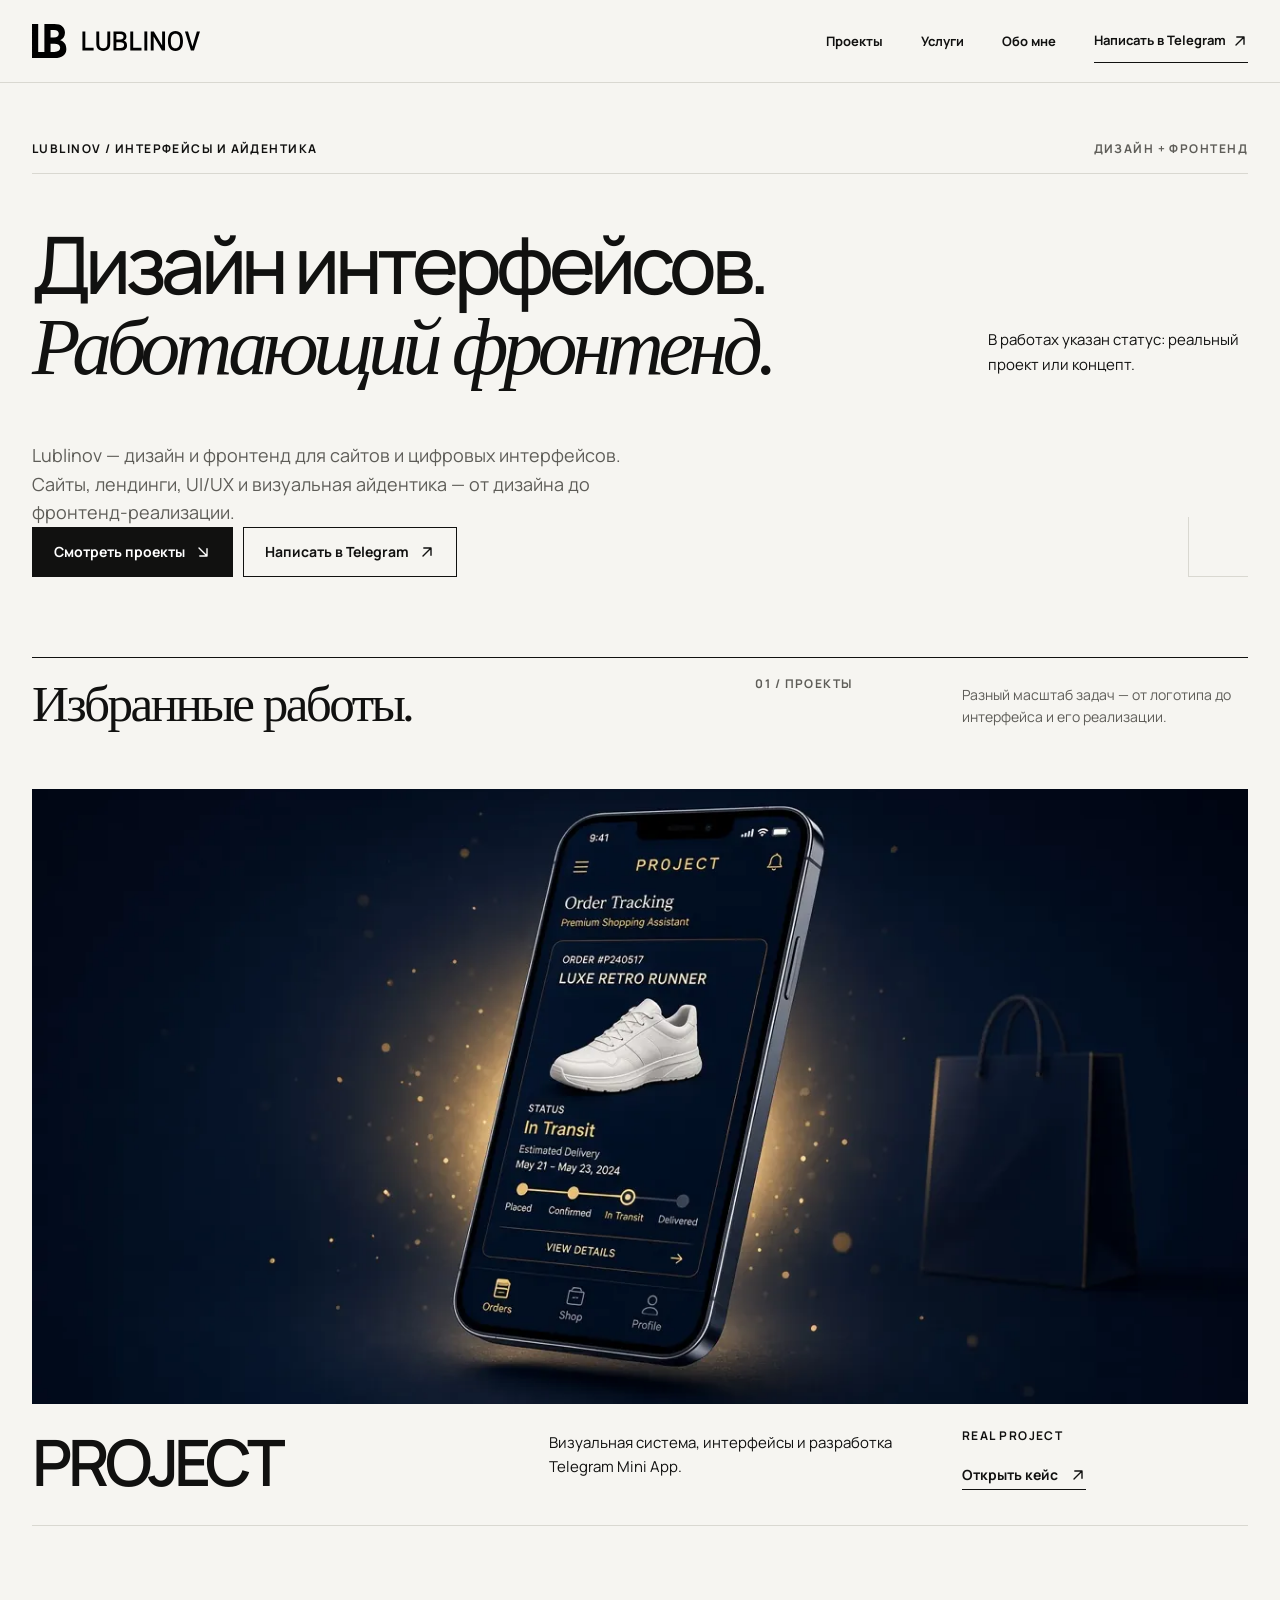
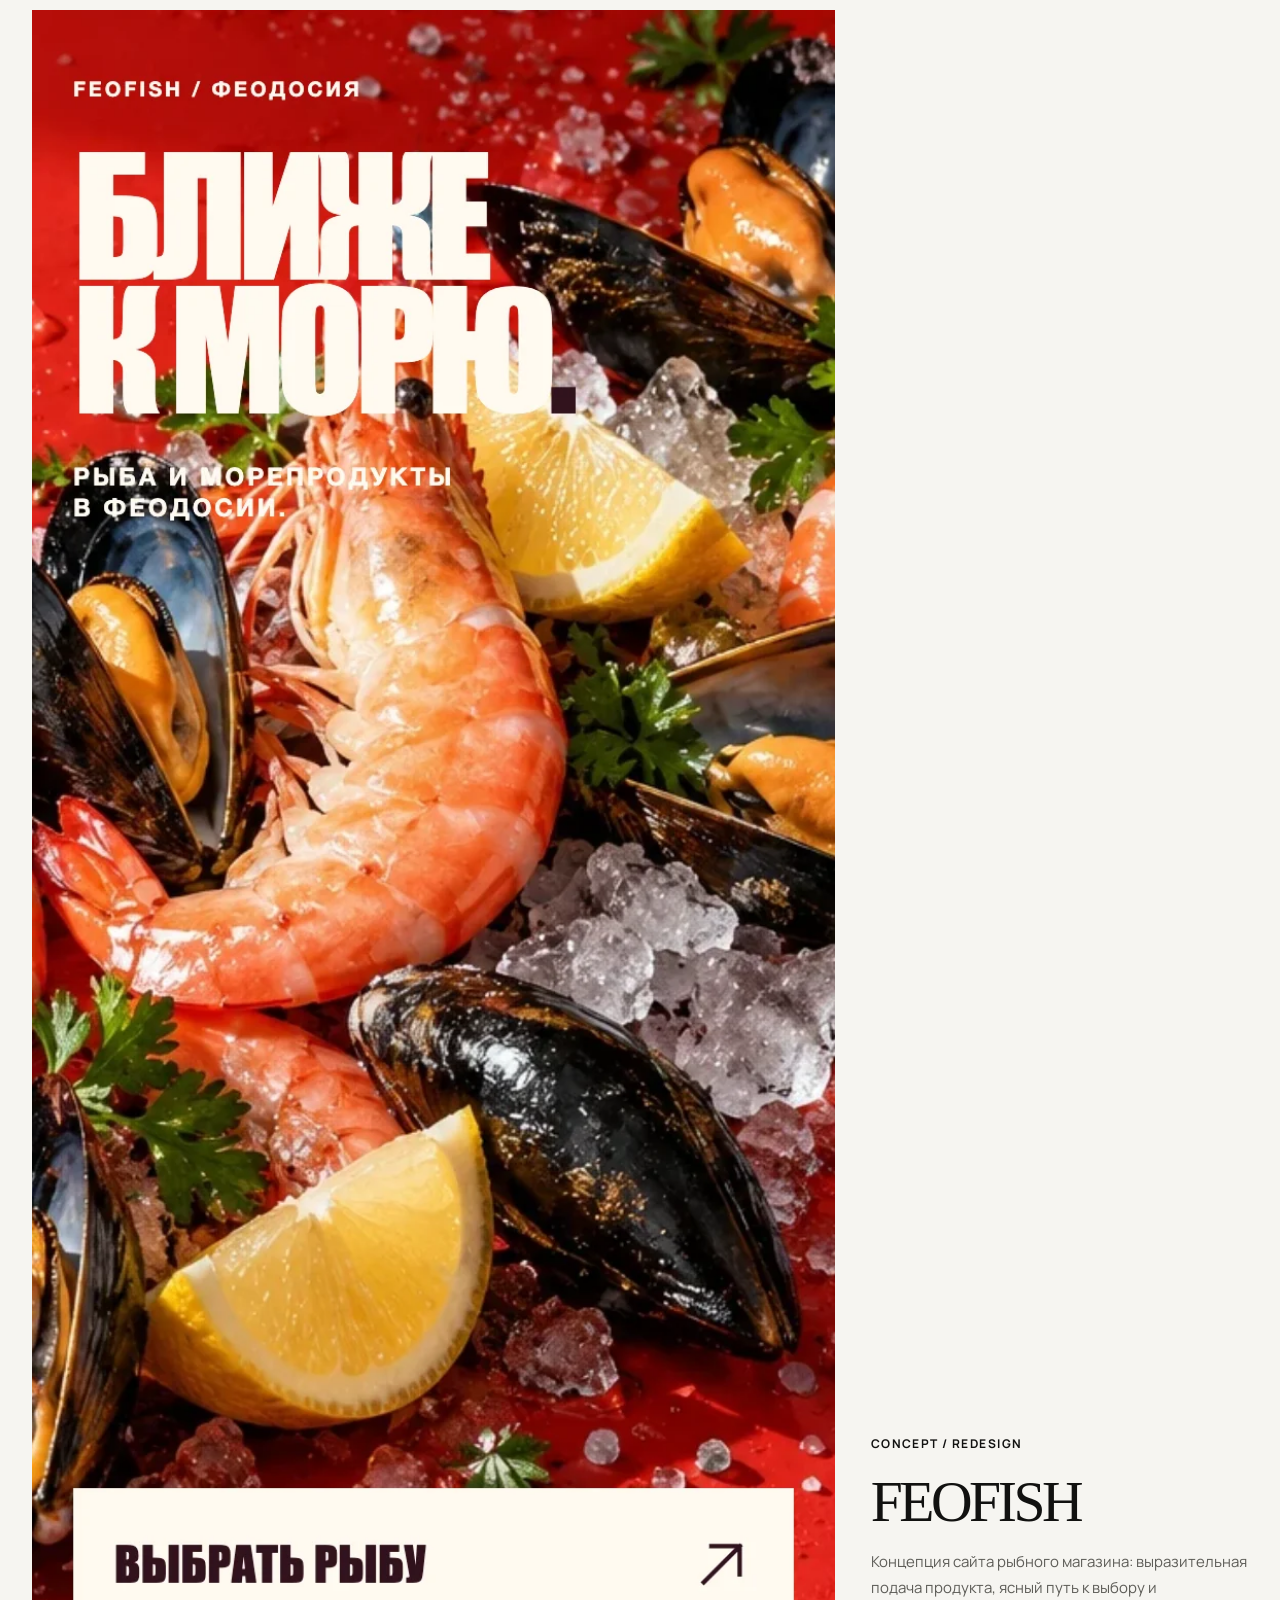
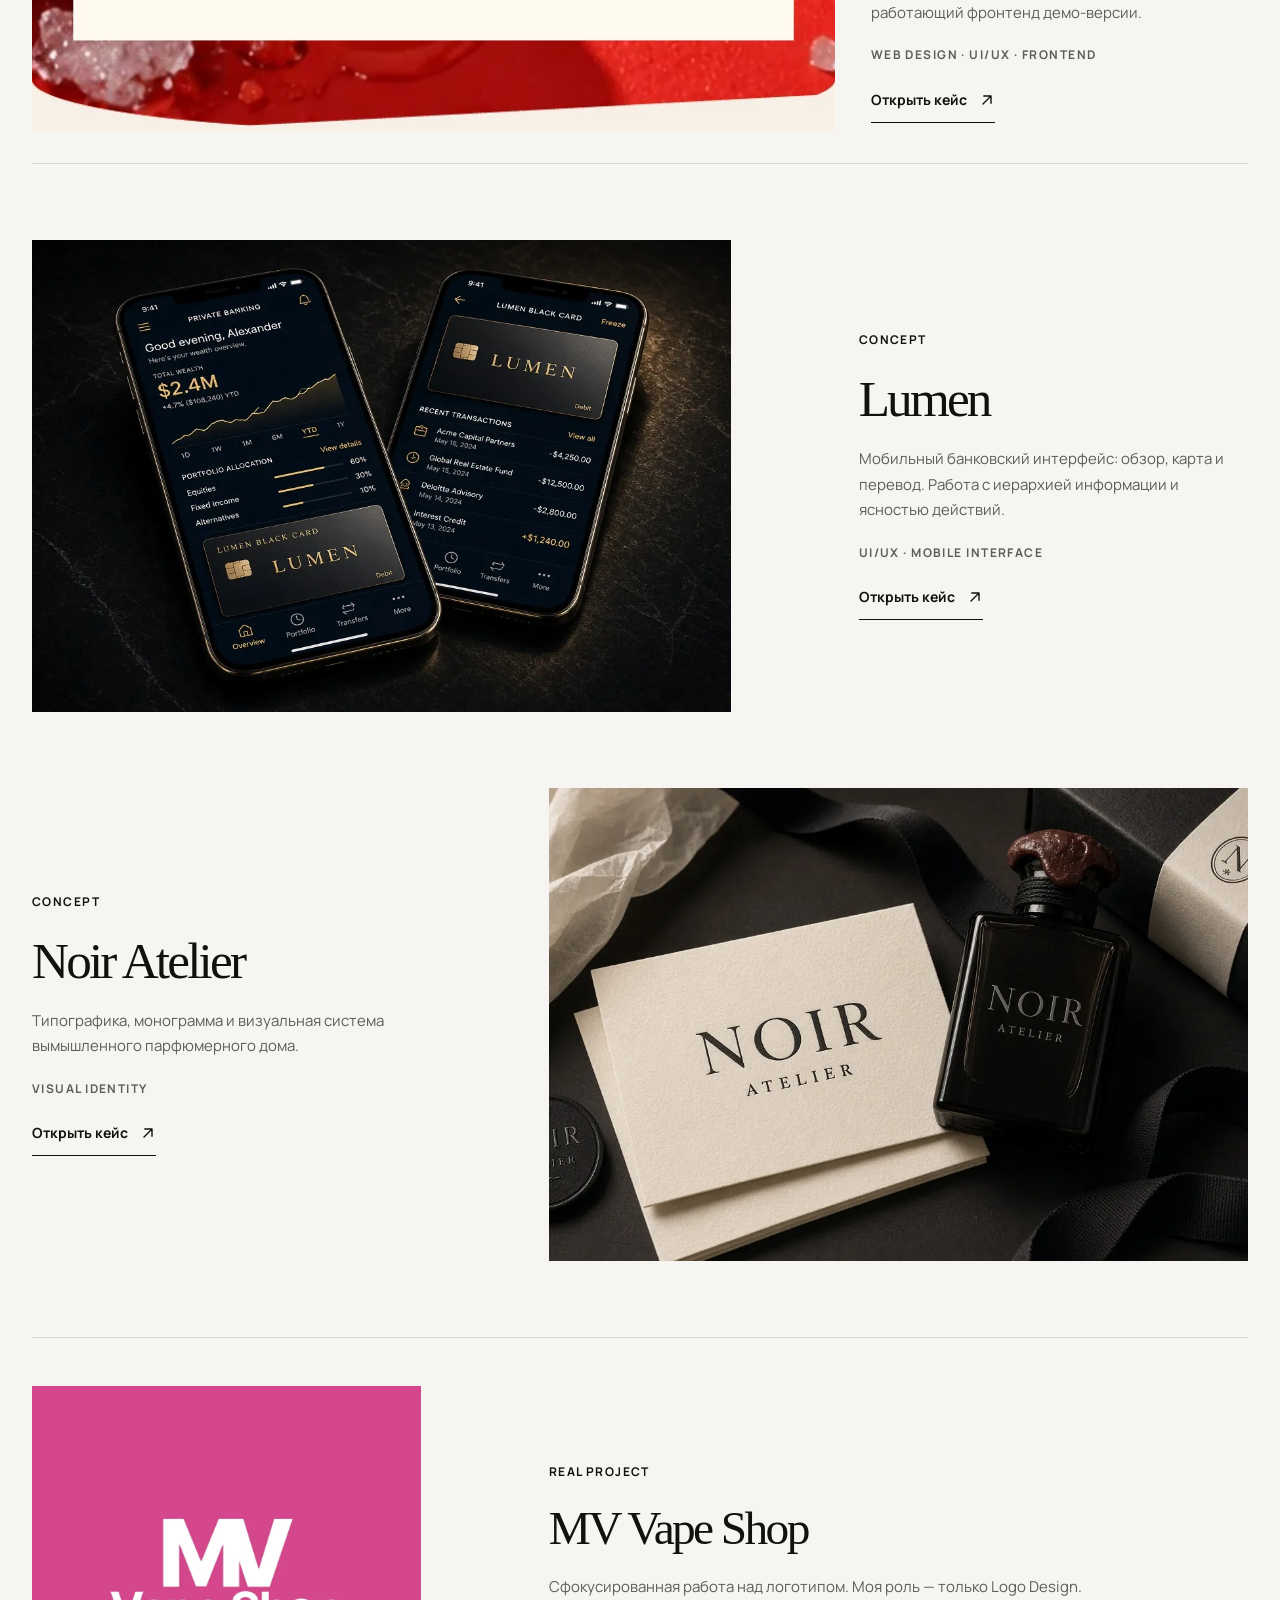
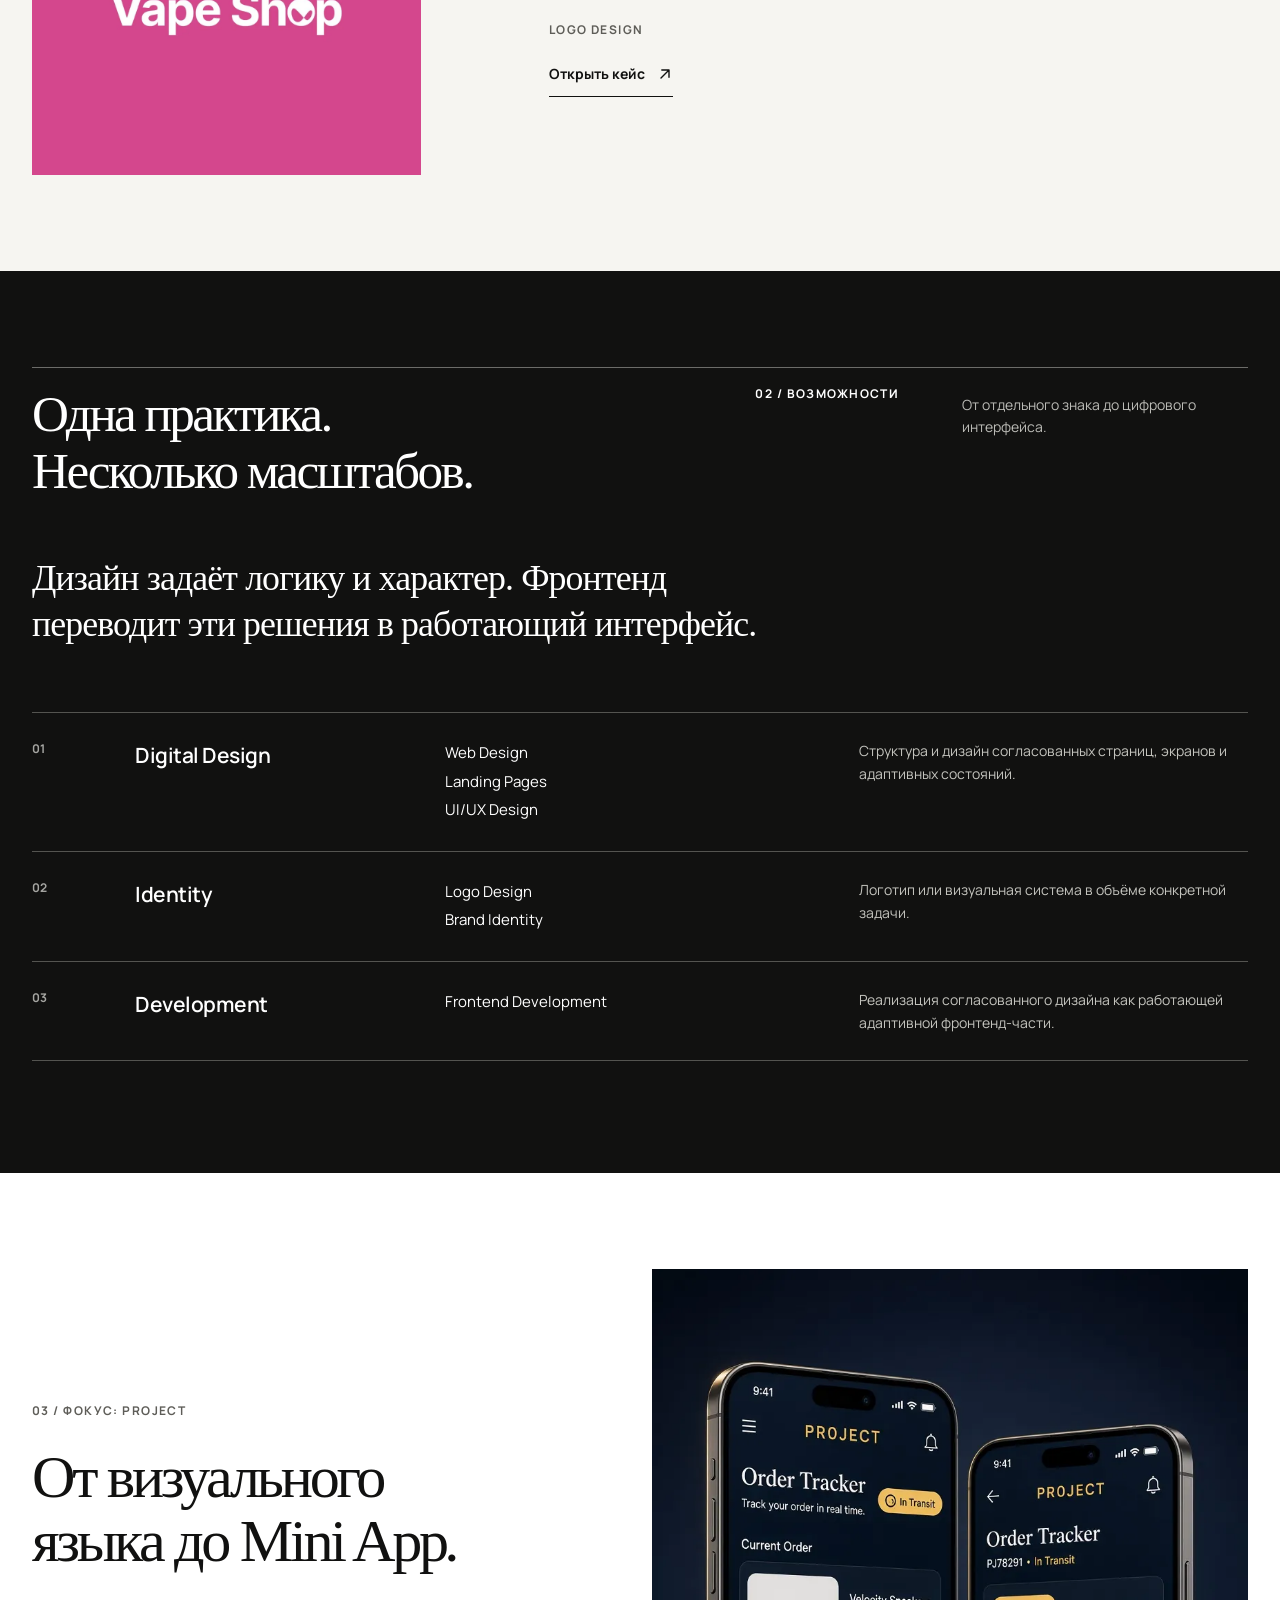
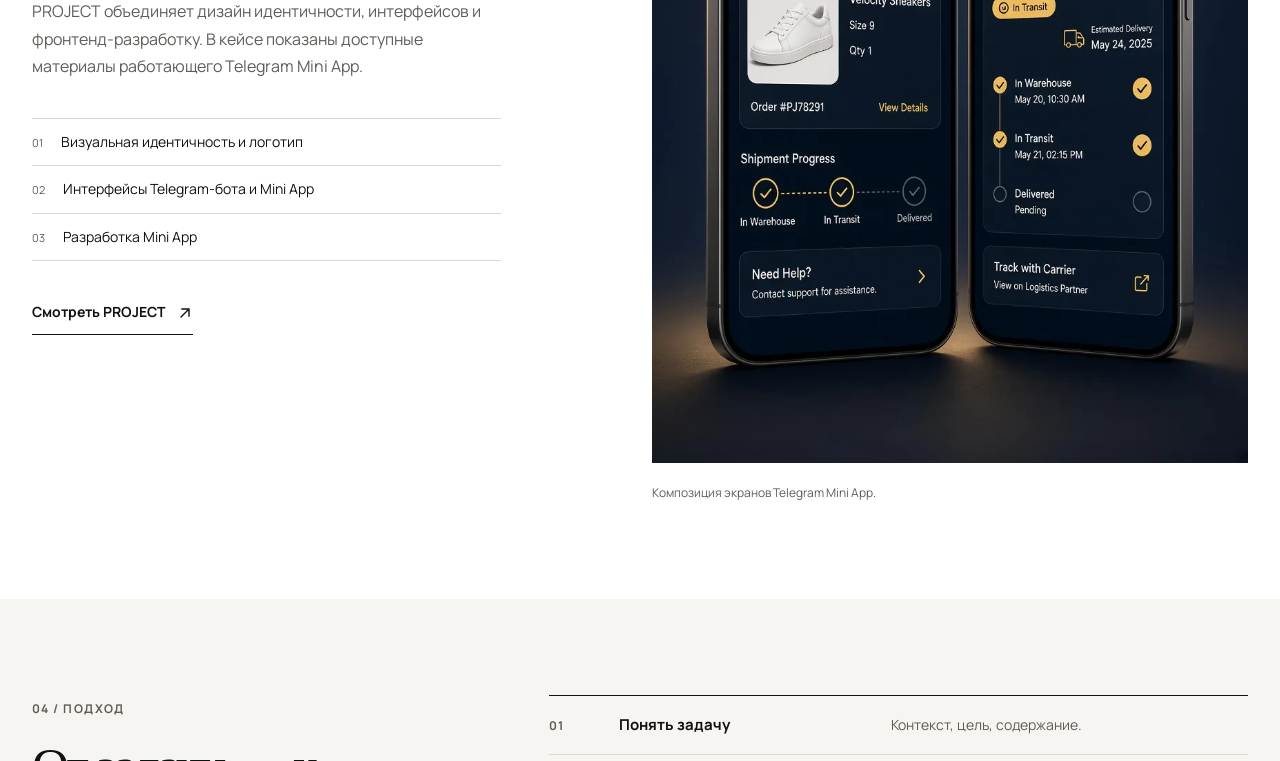
<file: index.html>
<!doctype html>
<html lang="ru">
<head>
  <meta charset="utf-8">
  <meta name="viewport" content="width=device-width, initial-scale=1">
  <meta name="theme-color" content="#f6f5f1">
  <meta name="description" content="Lublinov — дизайн и фронтенд для сайтов и цифровых интерфейсов. Веб-дизайн, UI/UX, логотипы, айдентика и фронтенд-разработка.">
  <title>Lublinov — дизайн интерфейсов и фронтенд</title>
  <link rel="icon" type="image/svg+xml" href="assets/lublinov-favicon-light.svg">
  <link rel="preload" href="fonts/Manrope-variable.ttf" as="font" type="font/ttf" crossorigin>
  <link rel="stylesheet" href="styles.css">
  <link rel="stylesheet" href="feofish.css">
  <script src="site.js" defer></script>
</head>
<body>
  <a class="skip-link" href="#main">Перейти к содержимому</a>
  <header class="site-header">
    <div class="shell header-inner">
      <a class="brand" href="index.html" aria-label="Lublinov — главная"><img src="assets/lublinov-horizontal-black.svg" width="313" height="64" alt="Lublinov"></a>
      <button class="menu-toggle" type="button" aria-controls="site-nav" aria-expanded="false">Меню</button>
      <nav class="site-nav" id="site-nav" aria-label="Основная навигация">
        <a href="#projects">Проекты</a><a href="#services">Услуги</a><a href="#about">Обо мне</a>
        <a class="nav-contact" href="https://t.me/lublinov_layout" target="_blank" rel="noopener noreferrer">Написать в Telegram <svg class="icon-arrow" viewBox="0 0 20 20" aria-hidden="true" focusable="false"><path d="M5 15 15 5M6 5h9v9"/></svg></a>
      </nav>
    </div>
  </header>
  <main id="main">
    <section class="hero shell" aria-labelledby="hero-title">
      <div class="hero-top"><span class="eyebrow">Lublinov / Интерфейсы и айдентика</span><span class="micro">Дизайн + фронтенд</span></div>
      <div class="hero-grid">
        <div class="hero-main"><h1 id="hero-title"><span>Дизайн интерфейсов.</span><span class="serif-italic">Работающий фронтенд.</span></h1></div>
        <div class="hero-side"><p>В работах указан статус: реальный проект или концепт.</p></div>
      </div>
      <div class="hero-bottom">
        <div><p class="hero-copy">Lublinov — дизайн и фронтенд для сайтов и цифровых интерфейсов. Сайты, лендинги, UI/UX и визуальная айдентика — от дизайна до фронтенд-реализации.</p><div class="hero-actions"><a class="button" href="#projects">Смотреть проекты <svg class="icon-arrow" viewBox="0 0 20 20" aria-hidden="true" focusable="false"><path d="M5 5 15 15M15 6v9H6"/></svg></a><a class="button button--line" href="https://t.me/lublinov_layout" target="_blank" rel="noopener noreferrer">Написать в Telegram <svg class="icon-arrow" viewBox="0 0 20 20" aria-hidden="true" focusable="false"><path d="M5 15 15 5M6 5h9v9"/></svg></a></div></div>
        <span class="hero-corner" aria-hidden="true"></span>
      </div>
    </section>

    <section class="section work-section shell" id="projects" aria-labelledby="projects-title">
      <div class="section-heading"><span class="section-index">01 / Проекты</span><h2 id="projects-title">Избранные работы<span class="serif-italic">.</span></h2><p class="section-note">Разный масштаб задач — от логотипа до интерфейса и его реализации.</p></div>
      <article class="work-primary">
        <a class="work-primary__media" href="work/project.html" aria-label="PROJECT — открыть кейс"><img src="assets/project-cover.webp" width="1280" height="720" alt="Экран Telegram Mini App PROJECT с информацией о заказе" fetchpriority="high"></a>
        <div class="work-primary__footer"><h3 class="work-primary__title">PROJECT</h3><p class="work-primary__description">Визуальная система, интерфейсы и разработка Telegram Mini App.</p><div class="work-primary__meta"><span class="tag">REAL PROJECT</span><a class="text-link" href="work/project.html">Открыть кейс <svg class="icon-arrow" viewBox="0 0 20 20" aria-hidden="true" focusable="false"><path d="M5 15 15 5M6 5h9v9"/></svg></a></div></div>
      </article>
      <div class="work-list">
        <article class="work-feofish">
          <a class="work-feofish__media" href="work/feofish.html" aria-label="FeoFish — открыть концепт редизайна">
            <picture><source media="(max-width: 700px)" srcset="assets/feofish-mobile-hero.webp"><img src="assets/feofish-desktop-hero.webp" width="2160" height="1133" loading="lazy" alt="Концепция FeoFish: морепродукты на красном фоне и крупный заголовок «Ближе к морю»"></picture>
          </a>
          <div class="work-feofish__copy"><span class="tag">CONCEPT / REDESIGN</span><h3>FEOFISH</h3><p>Концепция сайта рыбного магазина: выразительная подача продукта, ясный путь к выбору и работающий фронтенд демо-версии.</p><div class="micro">WEB DESIGN · UI/UX · FRONTEND</div><a class="text-link" href="work/feofish.html">Открыть кейс <svg class="icon-arrow" viewBox="0 0 20 20" aria-hidden="true" focusable="false"><path d="M5 15 15 5M6 5h9v9"/></svg></a></div>
        </article>
        <article class="work-split">
          <a class="work-split__media" href="work/lumen.html" aria-label="Lumen — открыть кейс"><img src="assets/lumen-cover.webp" width="1280" height="720" loading="lazy" alt="Концепция мобильного банковского интерфейса Lumen"></a>
          <div class="work-split__copy"><span class="tag">CONCEPT</span><h3>Lumen</h3><p>Мобильный банковский интерфейс: обзор, карта и перевод. Работа с иерархией информации и ясностью действий.</p><div class="micro">UI/UX · Mobile interface</div><a class="text-link" href="work/lumen.html">Открыть кейс <svg class="icon-arrow" viewBox="0 0 20 20" aria-hidden="true" focusable="false"><path d="M5 15 15 5M6 5h9v9"/></svg></a></div>
        </article>
        <article class="work-split work-split--reverse">
          <a class="work-split__media" href="work/noir-atelier.html" aria-label="Noir Atelier — открыть кейс"><img src="assets/atelier-cover.webp" width="1280" height="720" loading="lazy" alt="Концепция айдентики Noir Atelier"></a>
          <div class="work-split__copy"><span class="tag">CONCEPT</span><h3>Noir Atelier</h3><p>Типографика, монограмма и визуальная система вымышленного парфюмерного дома.</p><div class="micro">Visual identity</div><a class="text-link" href="work/noir-atelier.html">Открыть кейс <svg class="icon-arrow" viewBox="0 0 20 20" aria-hidden="true" focusable="false"><path d="M5 15 15 5M6 5h9v9"/></svg></a></div>
        </article>
        <article class="work-small">
          <a class="work-small__media" href="work/mv-vape-shop.html" aria-label="MV Vape Shop — открыть кейс"><img src="assets/mv-logo.webp" width="1024" height="1024" loading="lazy" alt="Логотип MV Vape Shop: монограмма MV и название на маджентовом фоне"></a>
          <div class="work-small__copy"><span class="tag">REAL PROJECT</span><h3>MV Vape Shop</h3><p>Сфокусированная работа над логотипом. Моя роль — только Logo Design.</p><div class="micro">Logo Design</div><a class="text-link" href="work/mv-vape-shop.html">Открыть кейс <svg class="icon-arrow" viewBox="0 0 20 20" aria-hidden="true" focusable="false"><path d="M5 15 15 5M6 5h9v9"/></svg></a></div>
        </article>
      </div>
    </section>

    <section class="services-section" id="services" aria-labelledby="services-title"><div class="shell">
      <div class="section-heading section-heading--inverse"><span class="section-index">02 / Возможности</span><h2 id="services-title">Одна практика.<br>Несколько масштабов.</h2><p class="section-note">От отдельного знака до цифрового интерфейса.</p></div>
      <p class="services-intro">Дизайн задаёт логику и характер. Фронтенд переводит эти решения в работающий интерфейс.</p>
      <div class="service-row"><span class="service-row__num">01</span><h3>Digital Design</h3><ul class="service-row__list"><li>Web Design</li><li>Landing Pages</li><li>UI/UX Design</li></ul><p class="service-row__desc">Структура и дизайн согласованных страниц, экранов и адаптивных состояний.</p></div>
      <div class="service-row"><span class="service-row__num">02</span><h3>Identity</h3><ul class="service-row__list"><li>Logo Design</li><li>Brand Identity</li></ul><p class="service-row__desc">Логотип или визуальная система в объёме конкретной задачи.</p></div>
      <div class="service-row"><span class="service-row__num">03</span><h3>Development</h3><ul class="service-row__list"><li>Frontend Development</li></ul><p class="service-row__desc">Реализация согласованного дизайна как работающей адаптивной фронтенд-части.</p></div>
    </div></section>

    <section class="section feature-section" aria-labelledby="feature-title"><div class="shell feature-grid">
      <div class="feature-copy"><span class="eyebrow">03 / Фокус: PROJECT</span><h2 id="feature-title">От визуального языка до Mini App<span class="serif-italic">.</span></h2><p>PROJECT объединяет дизайн идентичности, интерфейсов и фронтенд-разработку. В кейсе показаны доступные материалы работающего Telegram Mini App.</p><ul class="feature-list"><li><span>01</span>Визуальная идентичность и логотип</li><li><span>02</span>Интерфейсы Telegram-бота и Mini App</li><li><span>03</span>Разработка Mini App</li></ul><a class="text-link" href="work/project.html">Смотреть PROJECT <svg class="icon-arrow" viewBox="0 0 20 20" aria-hidden="true" focusable="false"><path d="M5 15 15 5M6 5h9v9"/></svg></a></div>
      <div class="feature-media"><img src="assets/project-ui.webp" width="864" height="1152" loading="lazy" alt="Два экрана PROJECT: текущий заказ и его статус"></div><p class="feature-caption">Композиция экранов Telegram Mini App.</p>
    </div></section>

    <section class="section shell" aria-labelledby="process-title"><div class="process-grid"><div class="process-intro"><span class="eyebrow">04 / Подход</span><h2 id="process-title">От задачи — к проверенному интерфейсу.</h2><p>Этапы меняются вместе с объёмом проекта; здесь показана логика работы, а не обещание одинакового процесса для всех задач.</p></div><ol class="process-list"><li><span class="micro">01</span><strong>Понять задачу</strong><span>Контекст, цель, содержание.</span></li><li><span class="micro">02</span><strong>Собрать структуру</strong><span>Порядок экранов и информации.</span></li><li><span class="micro">03</span><strong>Создать дизайн</strong><span>Визуальная система и состояния.</span></li><li><span class="micro">04</span><strong>Реализовать</strong><span>Фронтенд, если он входит в задачу.</span></li><li><span class="micro">05</span><strong>Проверить</strong><span>Работа, доступность и адаптация.</span></li></ol></div></section>

    <section class="section about-section" id="about" aria-labelledby="about-title"><div class="shell about-grid"><span class="eyebrow">05 / Обо мне</span><div class="about-copy"><h2 id="about-title" class="visually-hidden">Обо мне</h2><p>Работаю на пересечении айдентики, интерфейсов и фронтенда. Для меня визуальное решение и его поведение в браузере — части одной работы.</p><p>В PROJECT эта связь видна особенно ясно: от дизайна системы и интерфейса до разработанного Mini App. Остальные кейсы показывают отдельные стороны практики и честно обозначены как реальные работы или концепты.</p></div><img class="about-signature" src="assets/lublinov-symbol-black.svg" width="100" height="100" loading="lazy" alt=""></div></section>

    <section class="contact-section" id="contact" aria-labelledby="contact-title"><div class="shell"><span class="eyebrow">06 / Контакт</span><div class="contact-inner"><h2 id="contact-title">Есть задача по сайту, интерфейсу или логотипу?</h2><p>Напишите, что хотите создать или изменить. Основной канал связи — Telegram.</p><a class="button button--light" href="https://t.me/lublinov_layout" target="_blank" rel="noopener noreferrer">Написать в Telegram <svg class="icon-arrow" viewBox="0 0 20 20" aria-hidden="true" focusable="false"><path d="M5 15 15 5M6 5h9v9"/></svg></a></div></div></section>
  </main>
  <footer class="site-footer"><div class="shell footer-inner"><a href="index.html" aria-label="Lublinov — на главную"><img src="assets/lublinov-horizontal-white.svg" width="313" height="64" alt="Lublinov"></a><span>Дизайн и фронтенд · 2026</span><a href="https://t.me/lublinov_layout" target="_blank" rel="noopener noreferrer">@lublinov_layout <svg class="icon-arrow" viewBox="0 0 20 20" aria-hidden="true" focusable="false"><path d="M5 15 15 5M6 5h9v9"/></svg></a></div></footer>
</body>
</html>
</file>
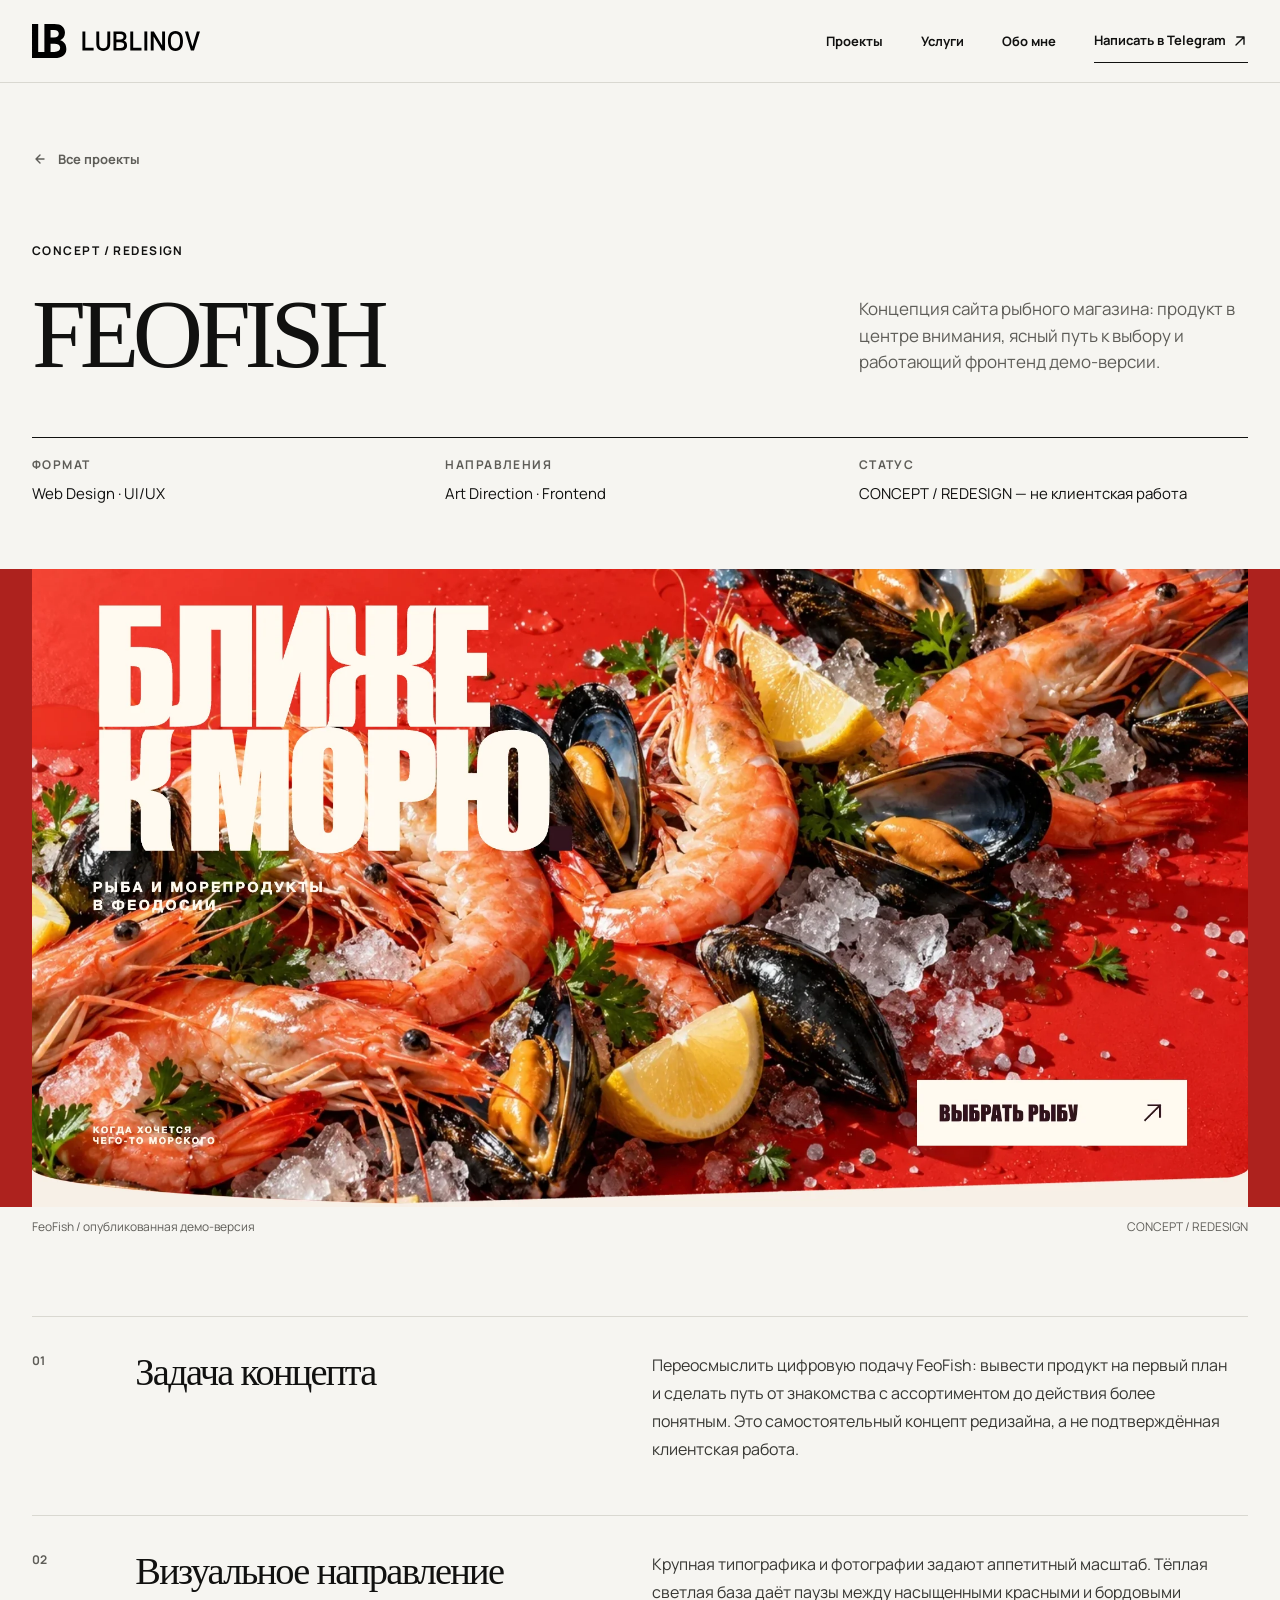
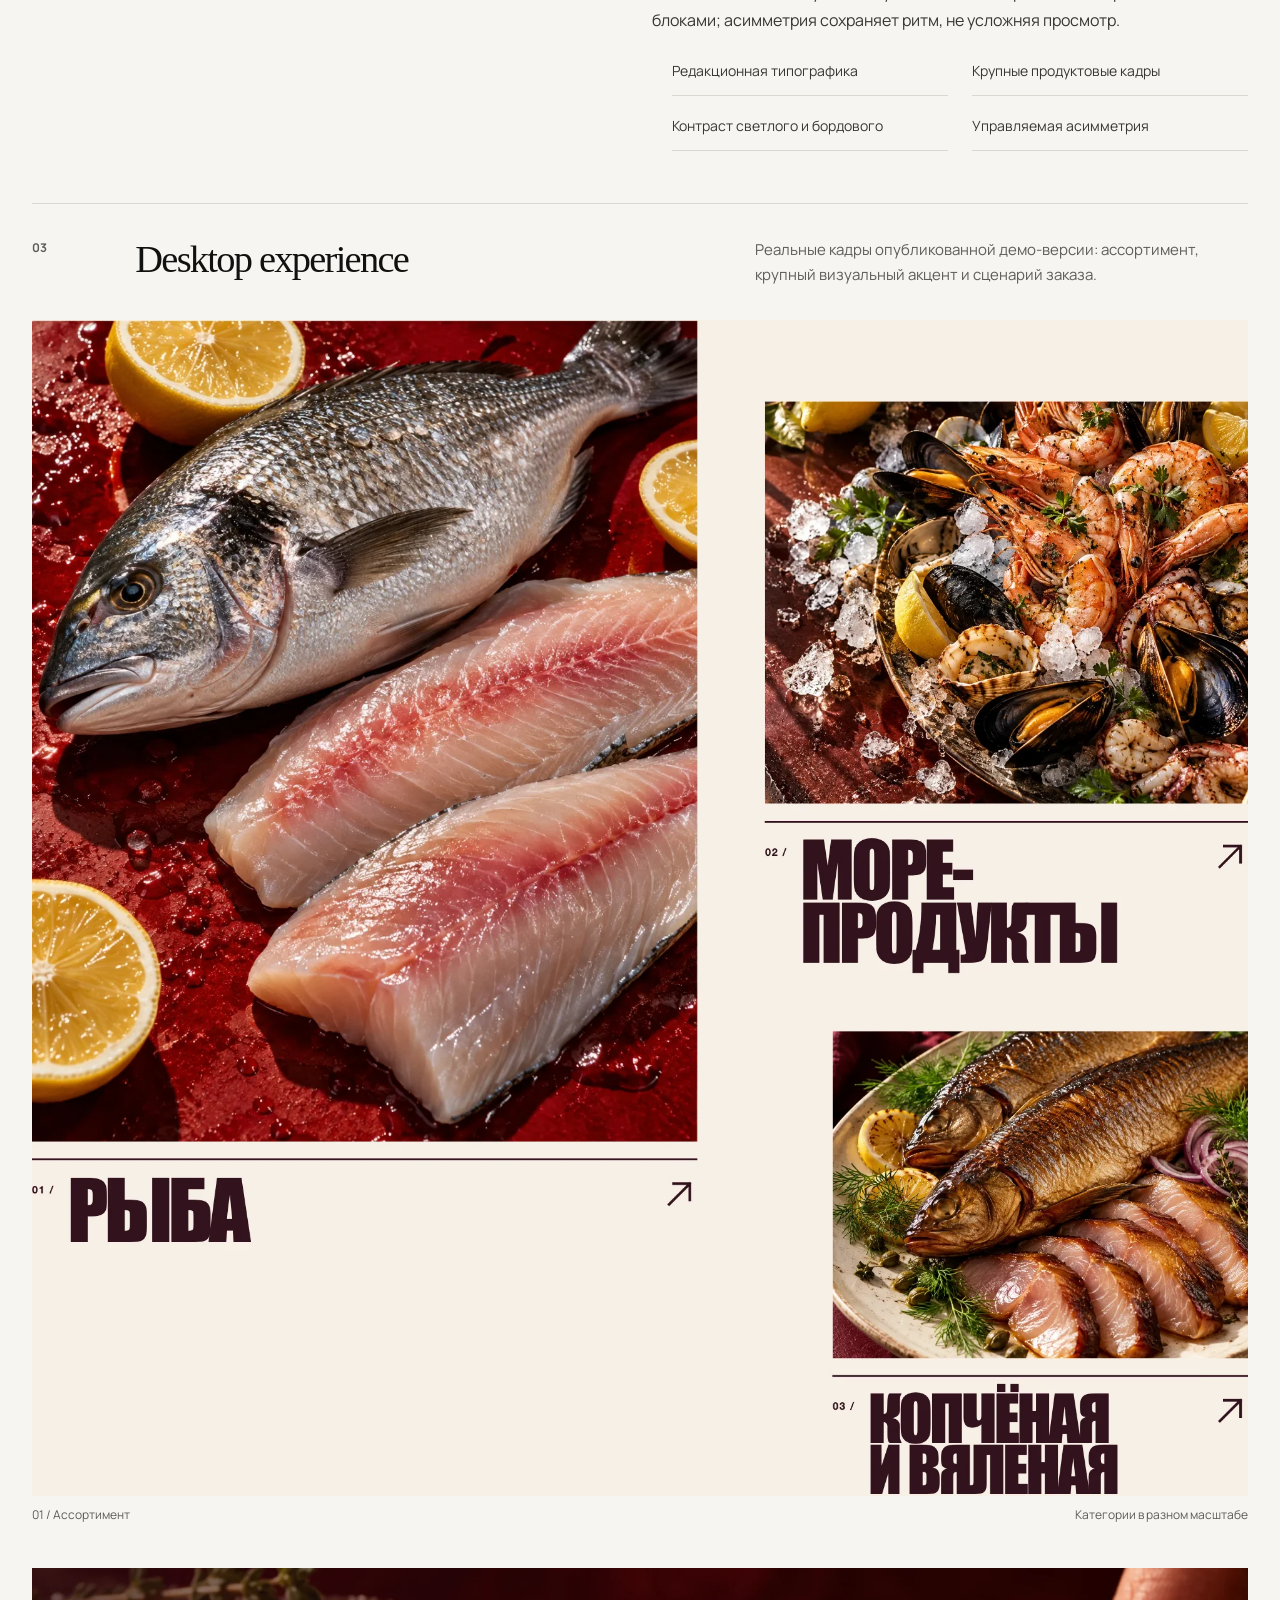
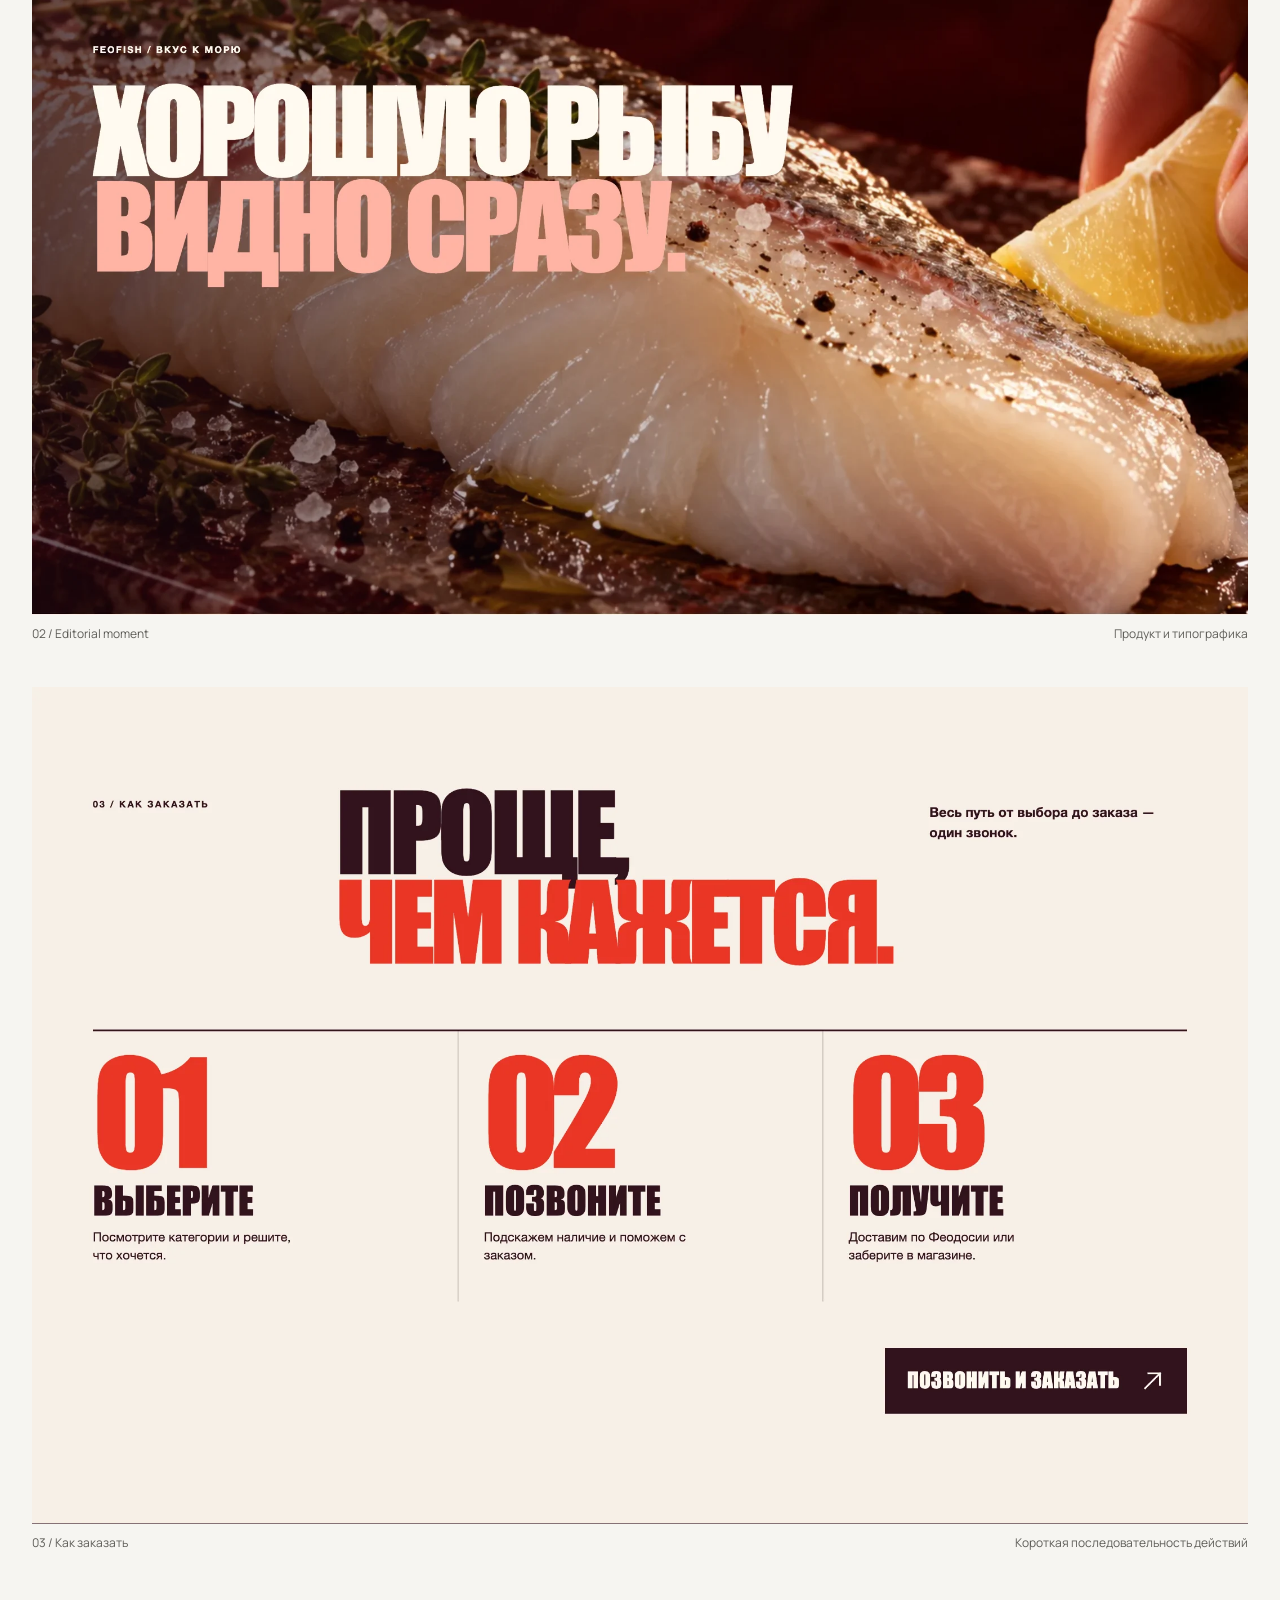
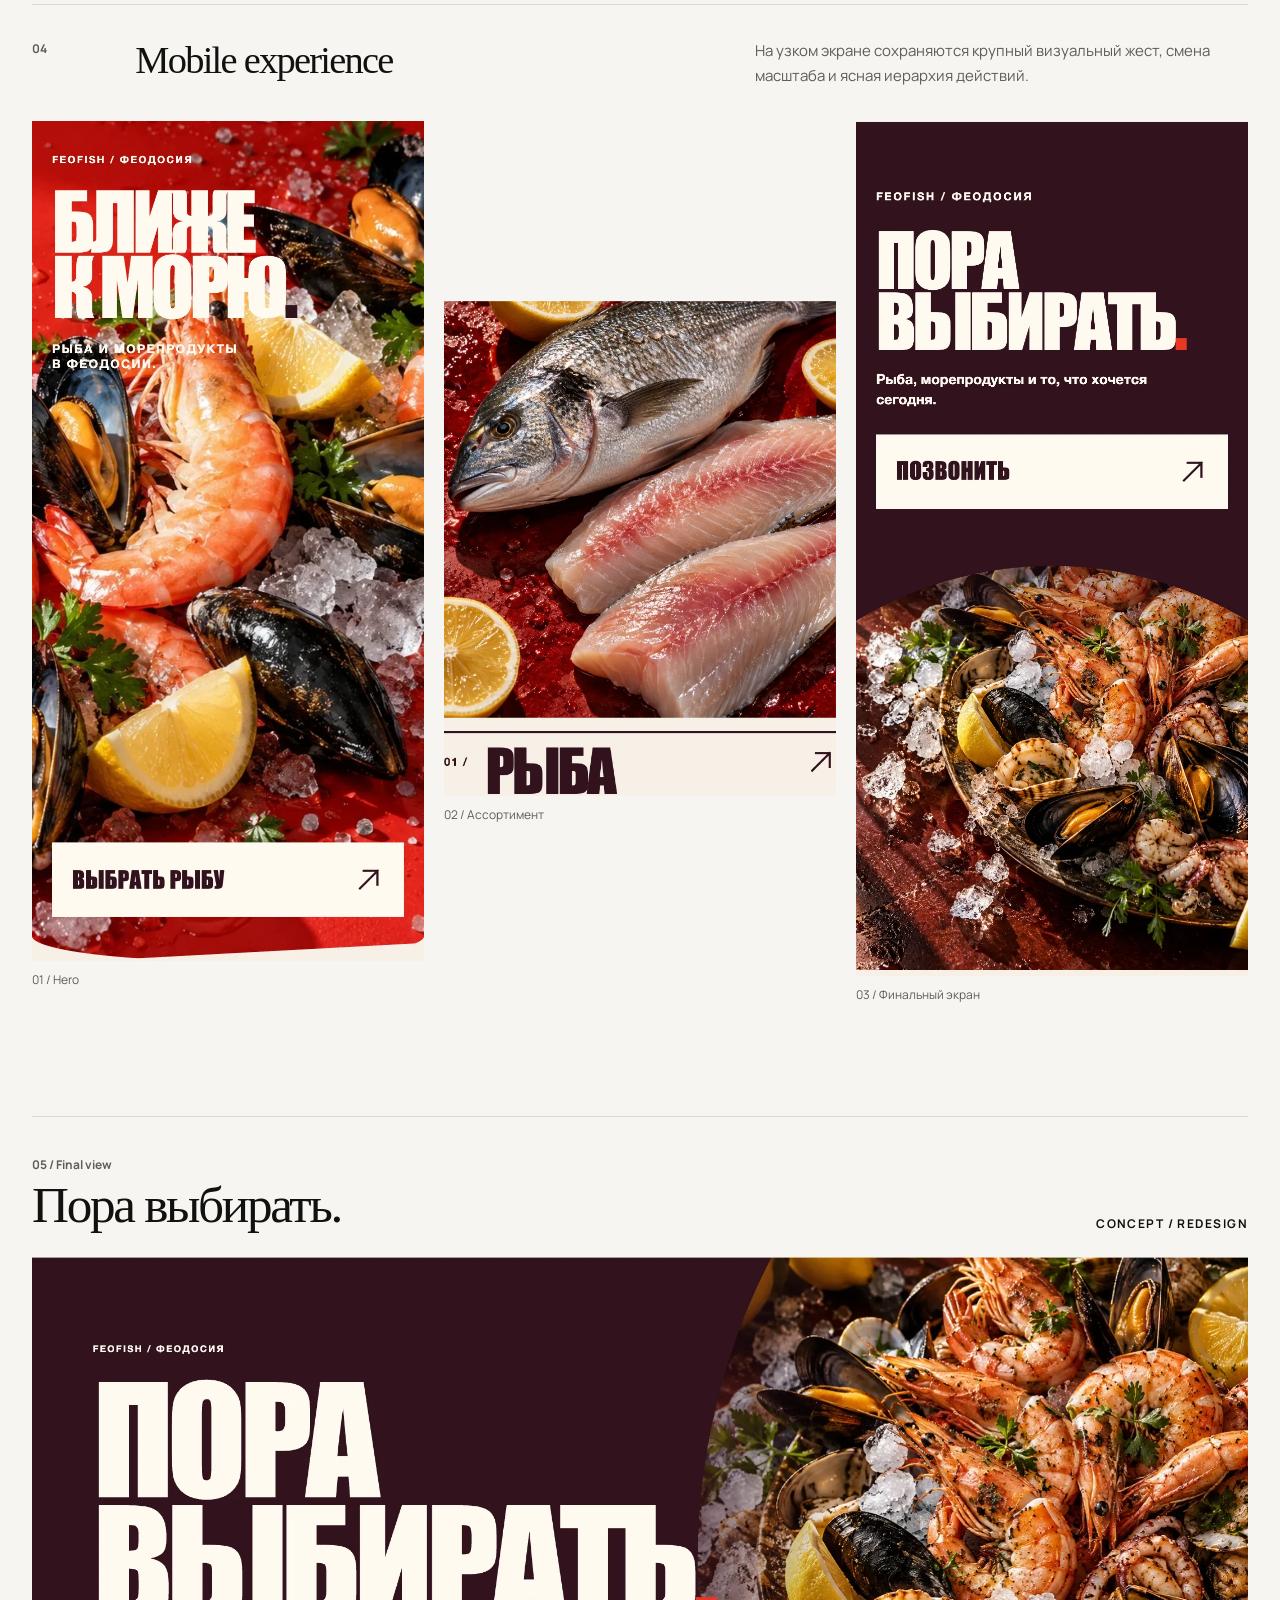
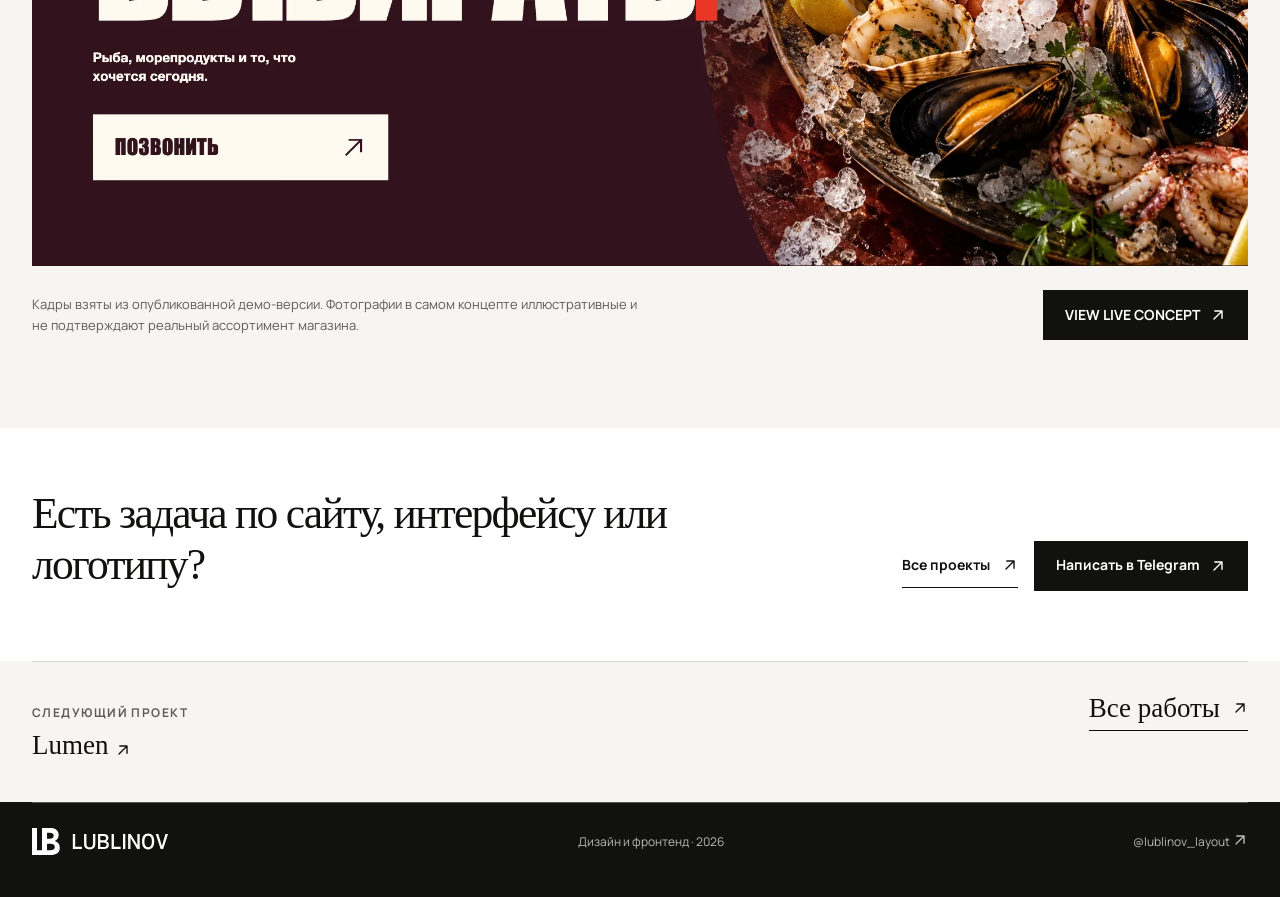
<file: work/feofish.html>
<!doctype html>
<html lang="ru">
<head>
  <meta charset="utf-8">
  <meta name="viewport" content="width=device-width, initial-scale=1">
  <meta name="theme-color" content="#f6f5f1">
  <meta name="description" content="FeoFish — концепт редизайна сайта рыбного магазина. Арт-дирекшн, UI/UX и работающий фронтенд демо-версии. Не клиентская работа.">
  <title>FeoFish — concept / redesign | Lublinov</title>
  <link rel="icon" type="image/svg+xml" href="../assets/lublinov-favicon-light.svg">
  <link rel="preload" href="../fonts/Manrope-variable.ttf" as="font" type="font/ttf" crossorigin>
  <link rel="stylesheet" href="../styles.css">
  <link rel="stylesheet" href="../feofish.css">
  <script src="../site.js" defer></script>
</head>
<body class="feofish-case">
  <a class="skip-link" href="#main">Перейти к содержимому</a>
  <header class="site-header"><div class="shell header-inner">
    <a class="brand" href="../index.html" aria-label="Lublinov — главная"><img src="../assets/lublinov-horizontal-black.svg" width="313" height="64" alt="Lublinov"></a>
    <button class="menu-toggle" type="button" aria-controls="site-nav" aria-expanded="false">Меню</button>
    <nav class="site-nav" id="site-nav" aria-label="Основная навигация"><a href="../index.html#projects">Проекты</a><a href="../index.html#services">Услуги</a><a href="../index.html#about">Обо мне</a><a class="nav-contact" href="https://t.me/lublinov_layout" target="_blank" rel="noopener noreferrer">Написать в Telegram <svg class="icon-arrow" viewBox="0 0 20 20" aria-hidden="true" focusable="false"><path d="M5 15 15 5M6 5h9v9"/></svg></a></nav>
  </div></header>
  <main id="main">
    <section class="case-intro shell" aria-labelledby="case-title">
      <a class="back-link" href="../index.html#projects"><svg class="icon-arrow" viewBox="0 0 20 20" aria-hidden="true" focusable="false"><path d="M15 10H5m5-5-5 5 5 5"/></svg> Все проекты</a>
      <div class="case-title-row"><span class="case-label">CONCEPT / REDESIGN</span><h1 id="case-title">FEOFISH</h1><p class="case-dek">Концепция сайта рыбного магазина: продукт в центре внимания, ясный путь к выбору и работающий фронтенд демо-версии.</p></div>
      <dl class="case-facts"><div><dt>Формат</dt><dd>Web Design · UI/UX</dd></div><div><dt>Направления</dt><dd>Art Direction · Frontend</dd></div><div><dt>Статус</dt><dd>CONCEPT / REDESIGN — не клиентская работа</dd></div></dl>
    </section>
    <figure class="case-cover"><div class="shell"><img src="../assets/feofish-desktop-hero.webp" width="2160" height="1133" alt="Hero концепции FeoFish: крупный заголовок «Ближе к морю» поверх фотографии морепродуктов" fetchpriority="high"></div></figure>
    <div class="shell case-cover-caption"><span>FeoFish / опубликованная демо-версия</span><span>CONCEPT / REDESIGN</span></div>
    <div class="case-body shell">
      <section class="case-chapter"><span class="chapter-index">01</span><h2>Задача концепта</h2><div class="case-chapter__content"><p>Переосмыслить цифровую подачу FeoFish: вывести продукт на первый план и сделать путь от знакомства с ассортиментом до действия более понятным. Это самостоятельный концепт редизайна, а не подтверждённая клиентская работа.</p></div></section>
      <section class="case-chapter"><span class="chapter-index">02</span><h2>Визуальное направление</h2><div class="case-chapter__content"><p>Крупная типографика и фотографии задают аппетитный масштаб. Тёплая светлая база даёт паузы между насыщенными красными и бордовыми блоками; асимметрия сохраняет ритм, не усложняя просмотр.</p><ul class="feofish-notes"><li>Редакционная типографика</li><li>Крупные продуктовые кадры</li><li>Контраст светлого и бордового</li><li>Управляемая асимметрия</li></ul></div></section>
      <section class="case-chapter case-chapter--visual"><div class="chapter-head"><span class="chapter-index">03</span><h2>Desktop experience</h2><p class="chapter-lead">Реальные кадры опубликованной демо-версии: ассортимент, крупный визуальный акцент и сценарий заказа.</p></div>
        <div class="feofish-frames">
          <figure class="feofish-frame"><img src="../assets/feofish-desktop-assortment.webp" width="1944" height="1881" loading="lazy" alt="Раздел ассортимента FeoFish с крупными изображениями рыбы и морепродуктов"><figcaption><span>01 / Ассортимент</span><span>Категории в разном масштабе</span></figcaption></figure>
          <figure class="feofish-frame"><img src="../assets/feofish-desktop-editorial.webp" width="2160" height="1149" loading="lazy" alt="Крупный типографический экран FeoFish с изображением рыбы"><figcaption><span>02 / Editorial moment</span><span>Продукт и типографика</span></figcaption></figure>
          <figure class="feofish-frame"><img src="../assets/feofish-desktop-order.webp" width="2160" height="1487" loading="lazy" alt="Раздел «Как заказать» в демо-версии FeoFish"><figcaption><span>03 / Как заказать</span><span>Короткая последовательность действий</span></figcaption></figure>
        </div>
      </section>
      <section class="case-chapter case-chapter--visual"><div class="chapter-head"><span class="chapter-index">04</span><h2>Mobile experience</h2><p class="chapter-lead">На узком экране сохраняются крупный визуальный жест, смена масштаба и ясная иерархия действий.</p></div>
        <div class="feofish-mobile-grid">
          <figure class="feofish-mobile-frame"><img src="../assets/feofish-mobile-hero.webp" width="780" height="1672" loading="lazy" alt="Мобильный Hero концепции FeoFish с крупным заголовком и морепродуктами"><figcaption><span>01 / Hero</span></figcaption></figure>
          <figure class="feofish-mobile-frame"><img src="../assets/feofish-mobile-assortment.webp" width="700" height="884" loading="lazy" alt="Мобильная карточка категории «Рыба» в концепции FeoFish"><figcaption><span>02 / Ассортимент</span></figcaption></figure>
          <figure class="feofish-mobile-frame"><img src="../assets/feofish-mobile-final.webp" width="780" height="1702" loading="lazy" alt="Мобильный финальный экран «Пора выбирать» в концепции FeoFish"><figcaption><span>03 / Финальный экран</span></figcaption></figure>
        </div>
      </section>
    </div>
    <section class="feofish-final" aria-labelledby="feofish-final-title"><div class="shell">
      <div class="feofish-final__heading"><div><span class="chapter-index">05 / Final view</span><h2 id="feofish-final-title">Пора выбирать.</h2></div><span class="tag">CONCEPT / REDESIGN</span></div>
      <img class="feofish-final__image" src="../assets/feofish-desktop-final.webp" width="2160" height="1082" loading="lazy" alt="Финальный экран демо-версии FeoFish: «Пора выбирать» и фотография морепродуктов">
      <div class="feofish-final__actions"><p>Кадры взяты из опубликованной демо-версии. Фотографии в самом концепте иллюстративные и не подтверждают реальный ассортимент магазина.</p><a class="button" href="https://feofish-concept.vercel.app/" target="_blank" rel="noopener noreferrer">VIEW LIVE CONCEPT <svg class="icon-arrow" viewBox="0 0 20 20" aria-hidden="true" focusable="false"><path d="M5 15 15 5M6 5h9v9"/></svg></a></div>
    </div></section>
    <section class="case-end"><div class="shell case-end-grid"><h2>Есть задача по сайту, интерфейсу или логотипу?</h2><div class="case-end-actions"><a class="text-link" href="../index.html#projects">Все проекты <svg class="icon-arrow" viewBox="0 0 20 20" aria-hidden="true" focusable="false"><path d="M5 15 15 5M6 5h9v9"/></svg></a><a class="button" href="https://t.me/lublinov_layout" target="_blank" rel="noopener noreferrer">Написать в Telegram <svg class="icon-arrow" viewBox="0 0 20 20" aria-hidden="true" focusable="false"><path d="M5 15 15 5M6 5h9v9"/></svg></a></div></div></section>
    <nav class="case-next shell" aria-label="Следующий проект"><div><span class="micro">Следующий проект</span><a href="lumen.html">Lumen <svg class="icon-arrow" viewBox="0 0 20 20" aria-hidden="true" focusable="false"><path d="M5 15 15 5M6 5h9v9"/></svg></a></div><a class="text-link" href="../index.html#projects">Все работы <svg class="icon-arrow" viewBox="0 0 20 20" aria-hidden="true" focusable="false"><path d="M5 15 15 5M6 5h9v9"/></svg></a></nav>
  </main>
  <footer class="site-footer"><div class="shell footer-inner"><a href="../index.html" aria-label="Lublinov — на главную"><img src="../assets/lublinov-horizontal-white.svg" width="313" height="64" alt="Lublinov"></a><span>Дизайн и фронтенд · 2026</span><a href="https://t.me/lublinov_layout" target="_blank" rel="noopener noreferrer">@lublinov_layout <svg class="icon-arrow" viewBox="0 0 20 20" aria-hidden="true" focusable="false"><path d="M5 15 15 5M6 5h9v9"/></svg></a></div></footer>
</body>
</html>
</file>
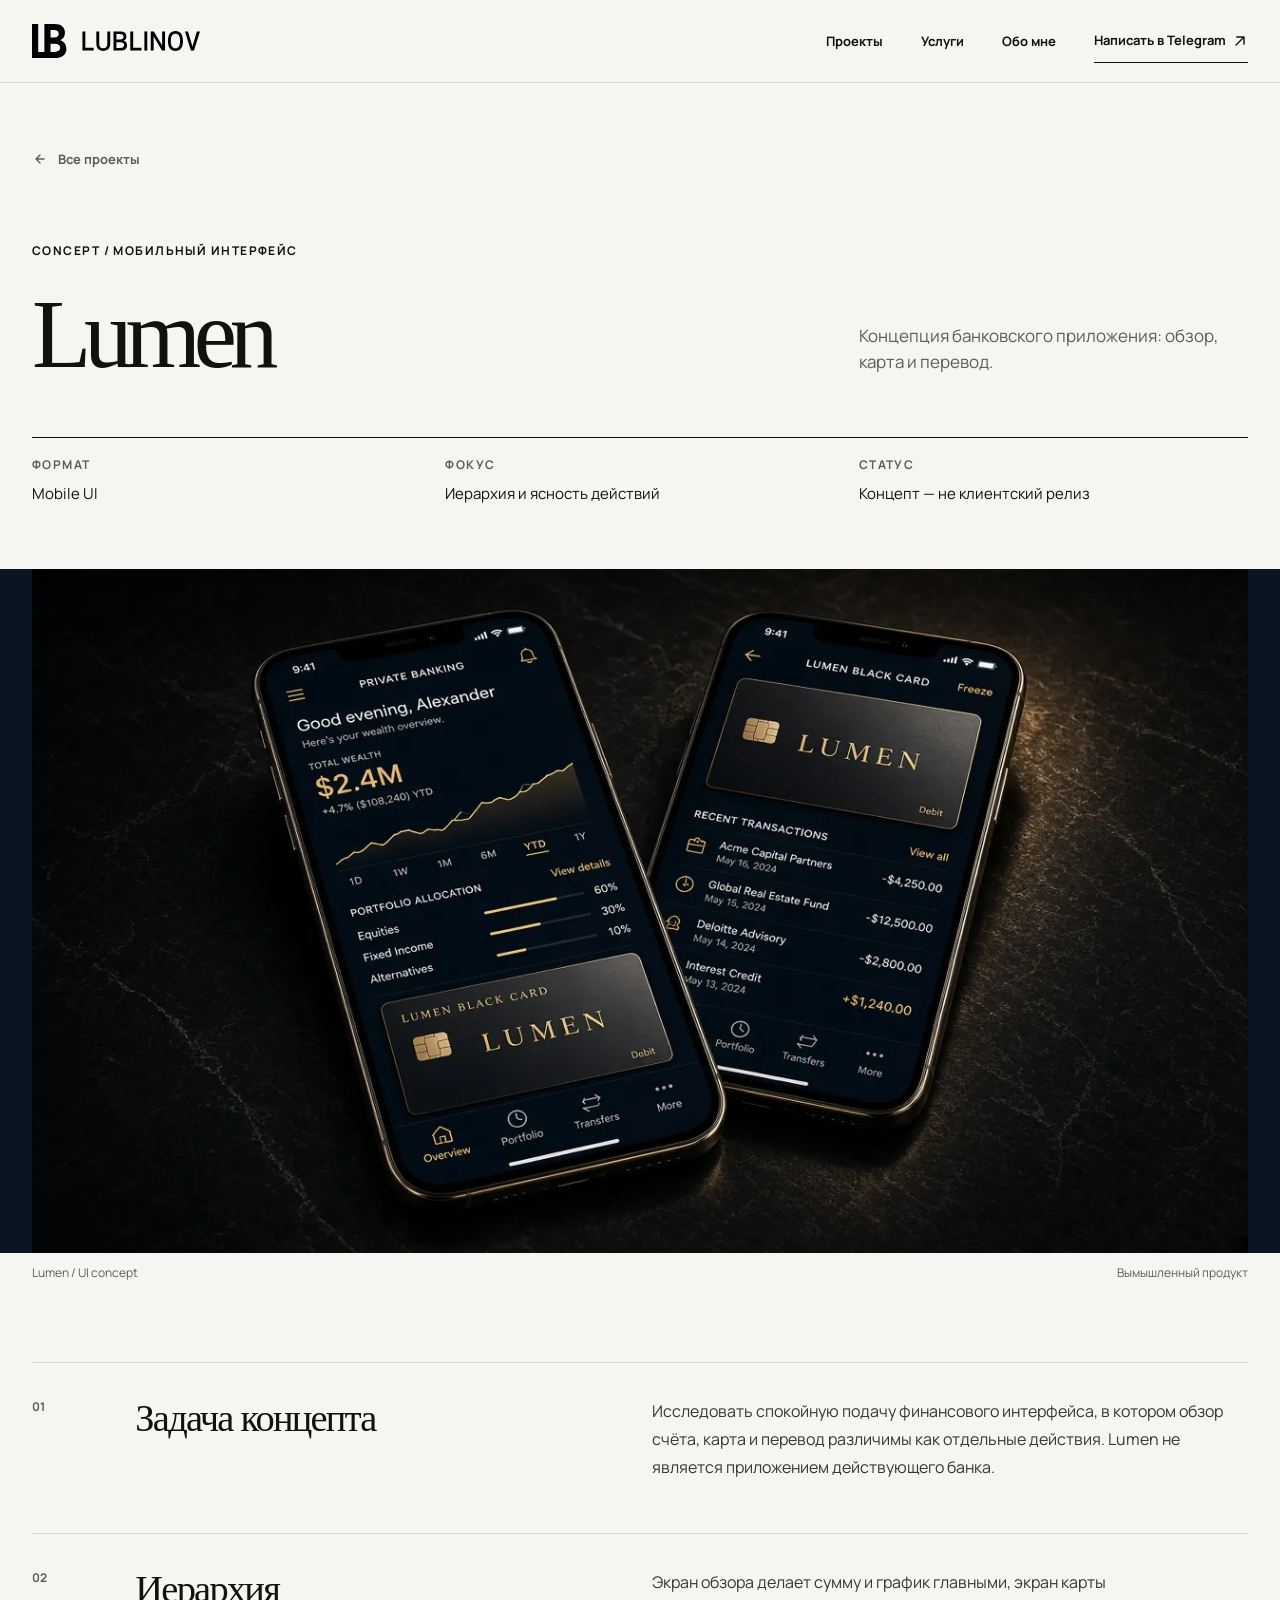
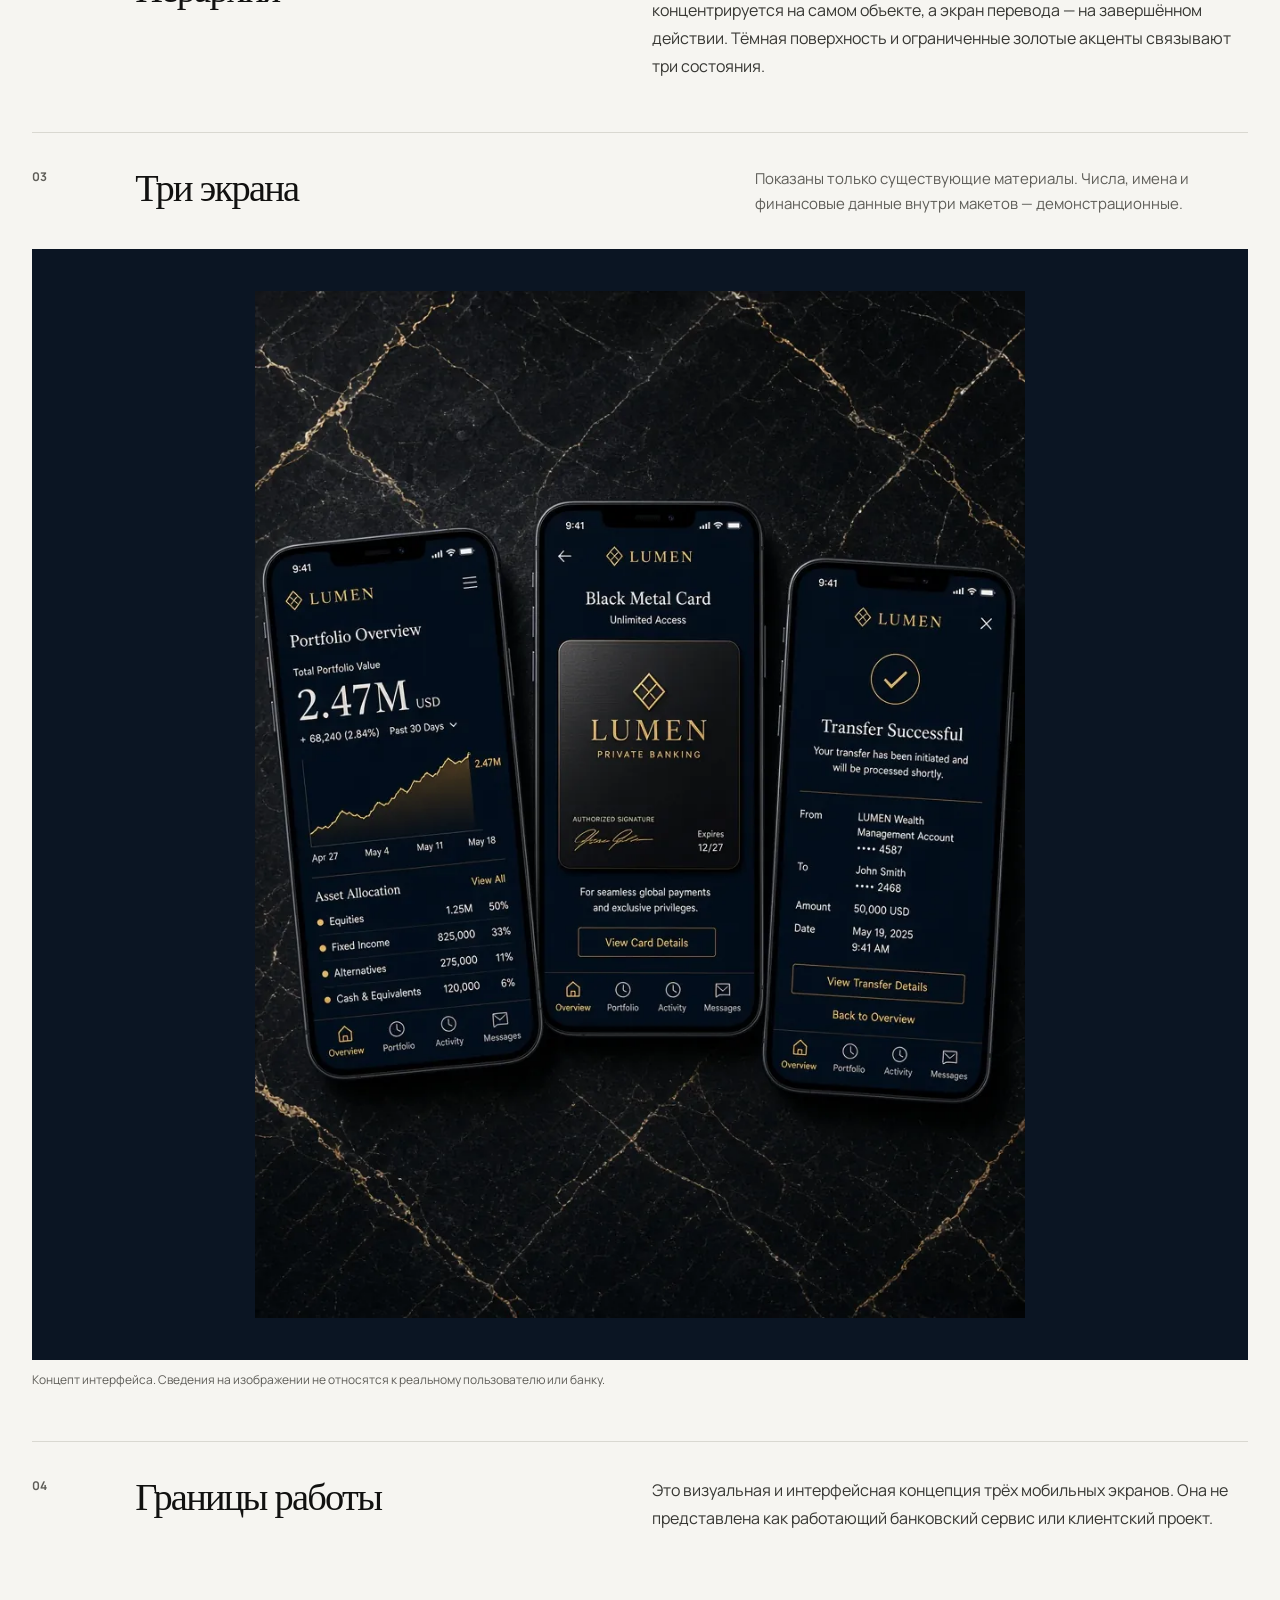
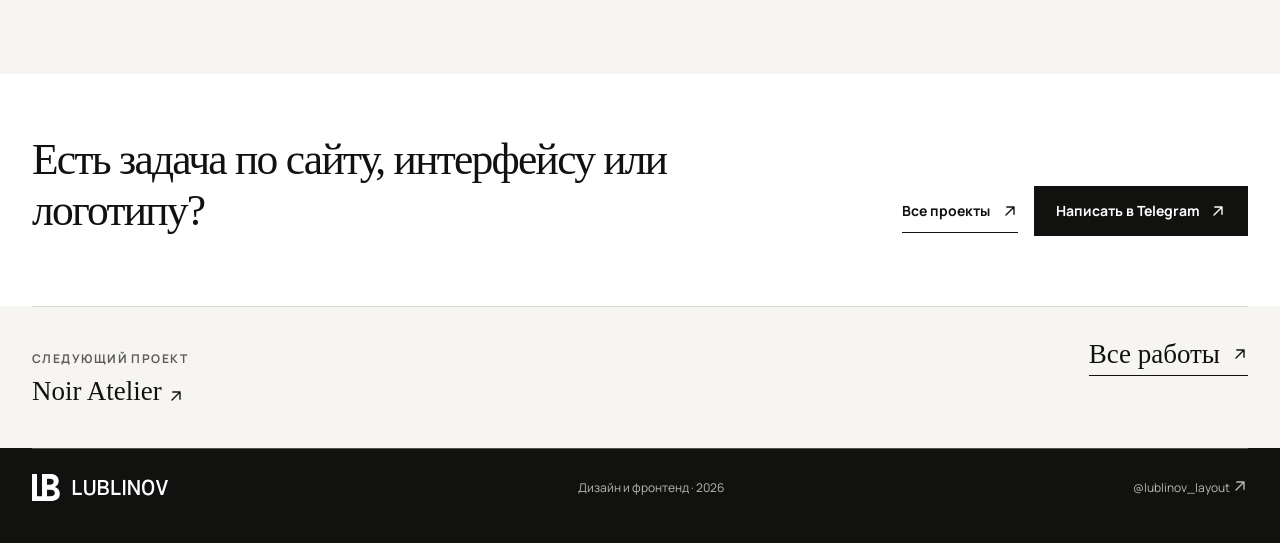
<file: work/lumen.html>
<!doctype html>
<html lang="ru">
<head>
  <meta charset="utf-8">
  <meta name="viewport" content="width=device-width, initial-scale=1">
  <meta name="theme-color" content="#f6f5f1">
  <meta name="description" content="Концепт мобильного банковского интерфейса Lumen: обзор, карта и перевод. Не клиентский проект.">
  <title>Lumen — концепт интерфейса | Lublinov</title>
  <link rel="icon" type="image/svg+xml" href="../assets/lublinov-favicon-light.svg">
  <link rel="preload" href="../fonts/Manrope-variable.ttf" as="font" type="font/ttf" crossorigin>
  <link rel="stylesheet" href="../styles.css">
  <script src="../site.js" defer></script>
</head>
<body>
  <a class="skip-link" href="#main">Перейти к содержимому</a>
  <header class="site-header"><div class="shell header-inner">
    <a class="brand" href="../index.html" aria-label="Lublinov — главная"><img src="../assets/lublinov-horizontal-black.svg" width="313" height="64" alt="Lublinov"></a>
    <button class="menu-toggle" type="button" aria-controls="site-nav" aria-expanded="false">Меню</button>
    <nav class="site-nav" id="site-nav" aria-label="Основная навигация"><a href="../index.html#projects">Проекты</a><a href="../index.html#services">Услуги</a><a href="../index.html#about">Обо мне</a><a class="nav-contact" href="https://t.me/lublinov_layout" target="_blank" rel="noopener noreferrer">Написать в Telegram <svg class="icon-arrow" viewBox="0 0 20 20" aria-hidden="true" focusable="false"><path d="M5 15 15 5M6 5h9v9"/></svg></a></nav>
  </div></header>
  <main id="main">
    <section class="case-intro shell" aria-labelledby="case-title"><a class="back-link" href="../index.html#projects"><svg class="icon-arrow" viewBox="0 0 20 20" aria-hidden="true" focusable="false"><path d="M15 10H5m5-5-5 5 5 5"/></svg> Все проекты</a><div class="case-title-row"><span class="case-label">CONCEPT / Мобильный интерфейс</span><h1 id="case-title">Lumen</h1><p class="case-dek">Концепция банковского приложения: обзор, карта и перевод.</p></div><dl class="case-facts"><div><dt>Формат</dt><dd>Mobile UI</dd></div><div><dt>Фокус</dt><dd>Иерархия и ясность действий</dd></div><div><dt>Статус</dt><dd>Концепт — не клиентский релиз</dd></div></dl></section>
    <figure class="case-cover case-cover--dark"><div class="shell"><img src="../assets/lumen-cover.webp" width="1280" height="720" alt="Существующая обложка концепции банковского интерфейса Lumen" fetchpriority="high"></div></figure><div class="shell case-cover-caption"><span>Lumen / UI concept</span><span>Вымышленный продукт</span></div>
    <div class="case-body shell">
      <section class="case-chapter"><span class="chapter-index">01</span><h2>Задача концепта</h2><div class="case-chapter__content"><p>Исследовать спокойную подачу финансового интерфейса, в котором обзор счёта, карта и перевод различимы как отдельные действия. Lumen не является приложением действующего банка.</p></div></section>
      <section class="case-chapter"><span class="chapter-index">02</span><h2>Иерархия</h2><div class="case-chapter__content"><p>Экран обзора делает сумму и график главными, экран карты концентрируется на самом объекте, а экран перевода — на завершённом действии. Тёмная поверхность и ограниченные золотые акценты связывают три состояния.</p></div></section>
      <section class="case-chapter case-chapter--visual"><div class="chapter-head"><span class="chapter-index">03</span><h2>Три экрана</h2><p class="chapter-lead">Показаны только существующие материалы. Числа, имена и финансовые данные внутри макетов — демонстрационные.</p></div><figure class="case-visual case-visual--dark"><img src="../assets/lumen-ui.webp" width="864" height="1152" loading="lazy" alt="Концептуальные экраны Lumen: обзор портфеля, карта и перевод"></figure><p class="case-visual-caption">Концепт интерфейса. Сведения на изображении не относятся к реальному пользователю или банку.</p></section>
      <section class="case-chapter"><span class="chapter-index">04</span><h2>Границы работы</h2><div class="case-chapter__content"><p>Это визуальная и интерфейсная концепция трёх мобильных экранов. Она не представлена как работающий банковский сервис или клиентский проект.</p></div></section>
    </div>
    <section class="case-end"><div class="shell case-end-grid"><h2>Есть задача по сайту, интерфейсу или логотипу?</h2><div class="case-end-actions"><a class="text-link" href="../index.html#projects">Все проекты <svg class="icon-arrow" viewBox="0 0 20 20" aria-hidden="true" focusable="false"><path d="M5 15 15 5M6 5h9v9"/></svg></a><a class="button" href="https://t.me/lublinov_layout" target="_blank" rel="noopener noreferrer">Написать в Telegram <svg class="icon-arrow" viewBox="0 0 20 20" aria-hidden="true" focusable="false"><path d="M5 15 15 5M6 5h9v9"/></svg></a></div></div></section>
    <nav class="case-next shell" aria-label="Следующий проект"><div><span class="micro">Следующий проект</span><a href="noir-atelier.html">Noir Atelier <svg class="icon-arrow" viewBox="0 0 20 20" aria-hidden="true" focusable="false"><path d="M5 15 15 5M6 5h9v9"/></svg></a></div><a class="text-link" href="../index.html#projects">Все работы <svg class="icon-arrow" viewBox="0 0 20 20" aria-hidden="true" focusable="false"><path d="M5 15 15 5M6 5h9v9"/></svg></a></nav>
  </main>
  <footer class="site-footer"><div class="shell footer-inner"><a href="../index.html" aria-label="Lublinov — на главную"><img src="../assets/lublinov-horizontal-white.svg" width="313" height="64" alt="Lublinov"></a><span>Дизайн и фронтенд · 2026</span><a href="https://t.me/lublinov_layout" target="_blank" rel="noopener noreferrer">@lublinov_layout <svg class="icon-arrow" viewBox="0 0 20 20" aria-hidden="true" focusable="false"><path d="M5 15 15 5M6 5h9v9"/></svg></a></div></footer>
</body>
</html>
</file>
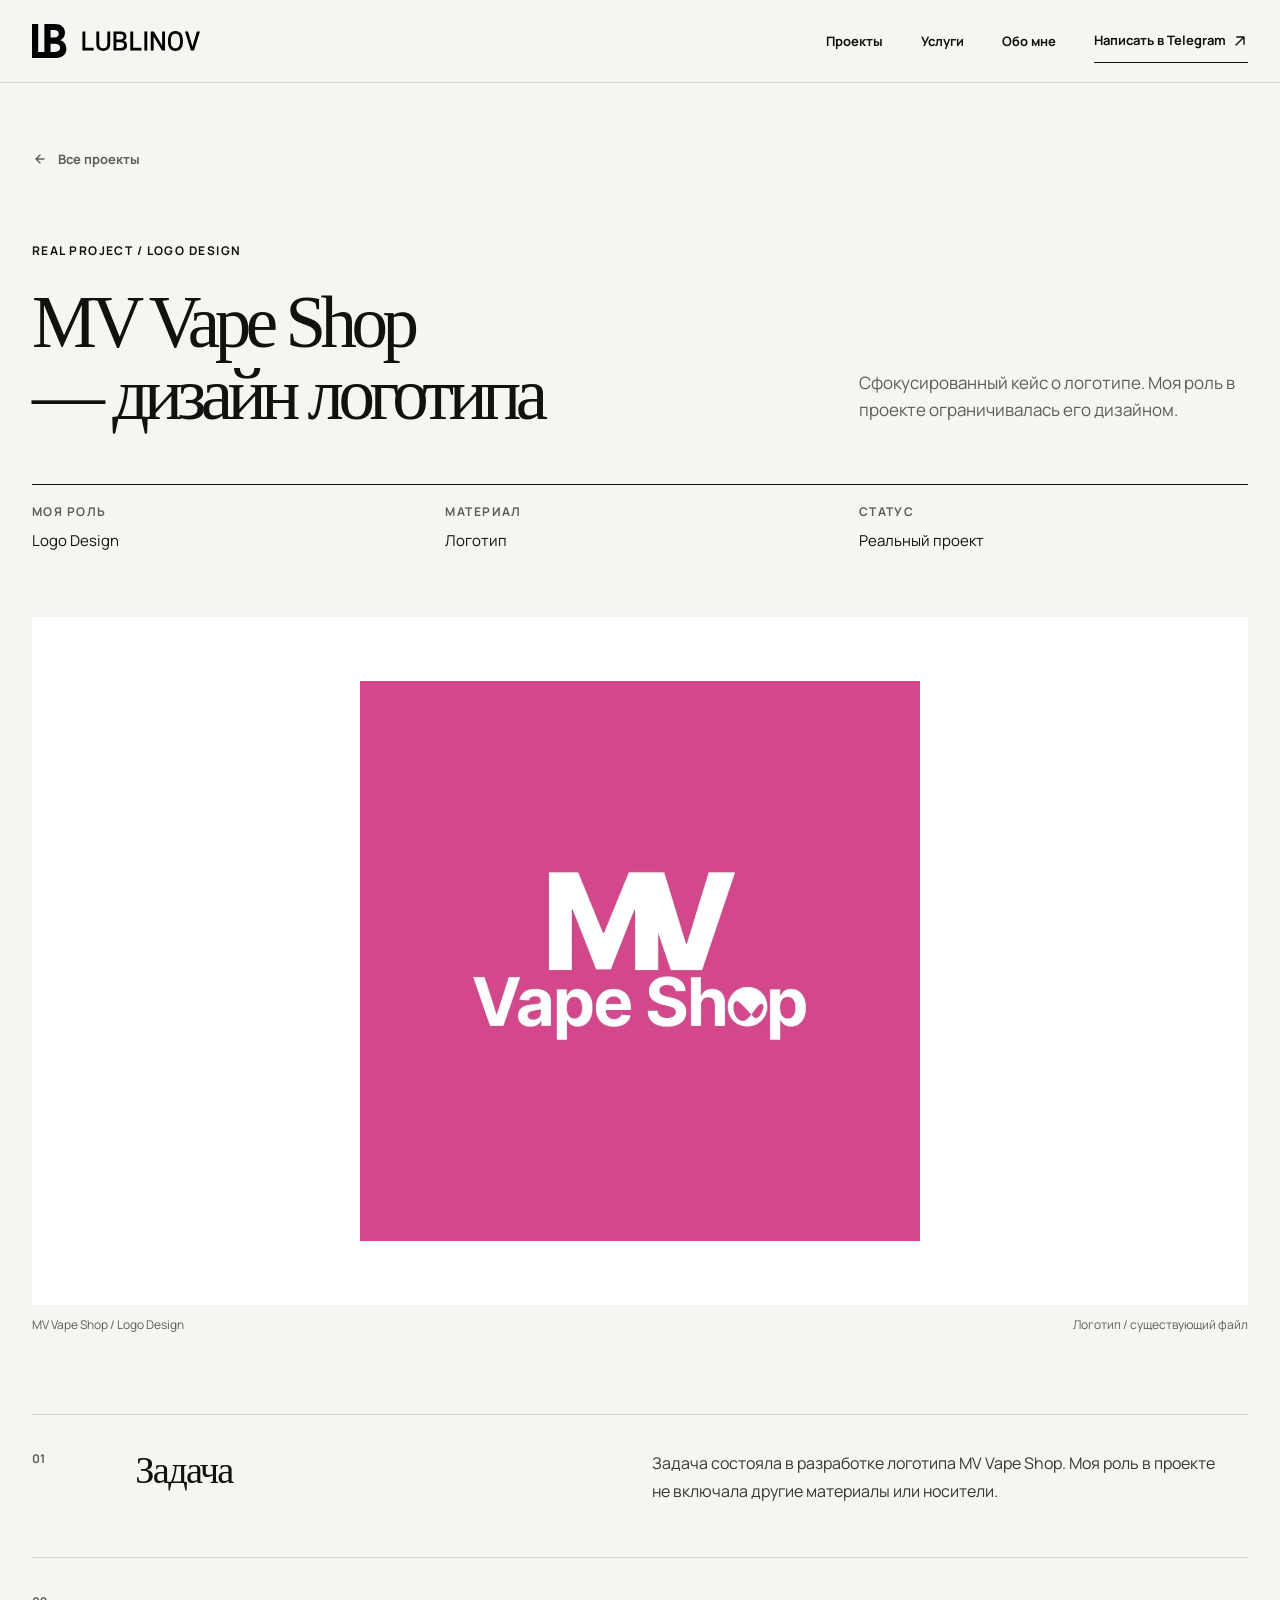
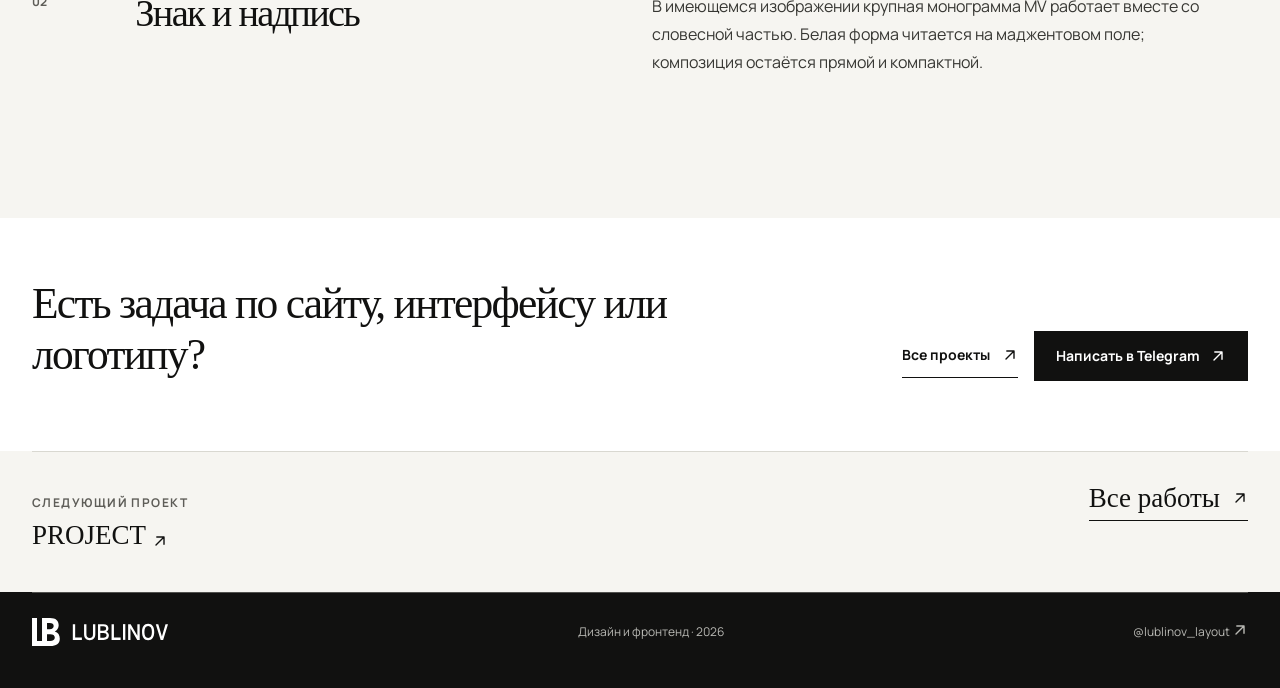
<file: work/mv-vape-shop.html>
<!doctype html>
<html lang="ru">
<head>
  <meta charset="utf-8">
  <meta name="viewport" content="width=device-width, initial-scale=1">
  <meta name="theme-color" content="#f6f5f1">
  <meta name="description" content="Реальный проект MV Vape Shop. Моя роль — только дизайн логотипа.">
  <title>MV Vape Shop — дизайн логотипа | Lublinov</title>
  <link rel="icon" type="image/svg+xml" href="../assets/lublinov-favicon-light.svg">
  <link rel="preload" href="../fonts/Manrope-variable.ttf" as="font" type="font/ttf" crossorigin>
  <link rel="stylesheet" href="../styles.css">
  <script src="../site.js" defer></script>
</head>
<body>
  <a class="skip-link" href="#main">Перейти к содержимому</a>
  <header class="site-header"><div class="shell header-inner">
    <a class="brand" href="../index.html" aria-label="Lublinov — главная"><img src="../assets/lublinov-horizontal-black.svg" width="313" height="64" alt="Lublinov"></a>
    <button class="menu-toggle" type="button" aria-controls="site-nav" aria-expanded="false">Меню</button>
    <nav class="site-nav" id="site-nav" aria-label="Основная навигация"><a href="../index.html#projects">Проекты</a><a href="../index.html#services">Услуги</a><a href="../index.html#about">Обо мне</a><a class="nav-contact" href="https://t.me/lublinov_layout" target="_blank" rel="noopener noreferrer">Написать в Telegram <svg class="icon-arrow" viewBox="0 0 20 20" aria-hidden="true" focusable="false"><path d="M5 15 15 5M6 5h9v9"/></svg></a></nav>
  </div></header>
  <main id="main">
    <section class="case-intro shell" aria-labelledby="case-title"><a class="back-link" href="../index.html#projects"><svg class="icon-arrow" viewBox="0 0 20 20" aria-hidden="true" focusable="false"><path d="M15 10H5m5-5-5 5 5 5"/></svg> Все проекты</a><div class="case-title-row case-title-row--mv"><span class="case-label">REAL PROJECT / Logo Design</span><h1 id="case-title">MV Vape Shop <span class="mv-title-second">—&nbsp;дизайн логотипа</span></h1><p class="case-dek">Сфокусированный кейс о логотипе. Моя роль в проекте ограничивалась его дизайном.</p></div><dl class="case-facts"><div><dt>Моя роль</dt><dd>Logo Design</dd></div><div><dt>Материал</dt><dd>Логотип</dd></div><div><dt>Статус</dt><dd>Реальный проект</dd></div></dl></section>
    <figure class="case-cover case-cover--logo shell"><img src="../assets/mv-logo.webp" width="1024" height="1024" alt="Существующее изображение логотипа MV Vape Shop: монограмма MV и словесный знак на маджентовом фоне" fetchpriority="high"></figure><div class="shell case-cover-caption"><span>MV Vape Shop / Logo Design</span><span>Логотип / существующий файл</span></div>
    <div class="case-body shell">
      <section class="case-chapter"><span class="chapter-index">01</span><h2>Задача</h2><div class="case-chapter__content"><p>Задача состояла в разработке логотипа MV Vape Shop. Моя роль в проекте не включала другие материалы или носители.</p></div></section>
      <section class="case-chapter"><span class="chapter-index">02</span><h2>Знак и надпись</h2><div class="case-chapter__content"><p>В имеющемся изображении крупная монограмма MV работает вместе со словесной частью. Белая форма читается на маджентовом поле; композиция остаётся прямой и компактной.</p></div></section>
    </div>
    <section class="case-end"><div class="shell case-end-grid"><h2>Есть задача по сайту, интерфейсу или логотипу?</h2><div class="case-end-actions"><a class="text-link" href="../index.html#projects">Все проекты <svg class="icon-arrow" viewBox="0 0 20 20" aria-hidden="true" focusable="false"><path d="M5 15 15 5M6 5h9v9"/></svg></a><a class="button" href="https://t.me/lublinov_layout" target="_blank" rel="noopener noreferrer">Написать в Telegram <svg class="icon-arrow" viewBox="0 0 20 20" aria-hidden="true" focusable="false"><path d="M5 15 15 5M6 5h9v9"/></svg></a></div></div></section>
    <nav class="case-next shell" aria-label="Следующий проект"><div><span class="micro">Следующий проект</span><a href="project.html">PROJECT <svg class="icon-arrow" viewBox="0 0 20 20" aria-hidden="true" focusable="false"><path d="M5 15 15 5M6 5h9v9"/></svg></a></div><a class="text-link" href="../index.html#projects">Все работы <svg class="icon-arrow" viewBox="0 0 20 20" aria-hidden="true" focusable="false"><path d="M5 15 15 5M6 5h9v9"/></svg></a></nav>
  </main>
  <footer class="site-footer"><div class="shell footer-inner"><a href="../index.html" aria-label="Lublinov — на главную"><img src="../assets/lublinov-horizontal-white.svg" width="313" height="64" alt="Lublinov"></a><span>Дизайн и фронтенд · 2026</span><a href="https://t.me/lublinov_layout" target="_blank" rel="noopener noreferrer">@lublinov_layout <svg class="icon-arrow" viewBox="0 0 20 20" aria-hidden="true" focusable="false"><path d="M5 15 15 5M6 5h9v9"/></svg></a></div></footer>
</body>
</html>
</file>
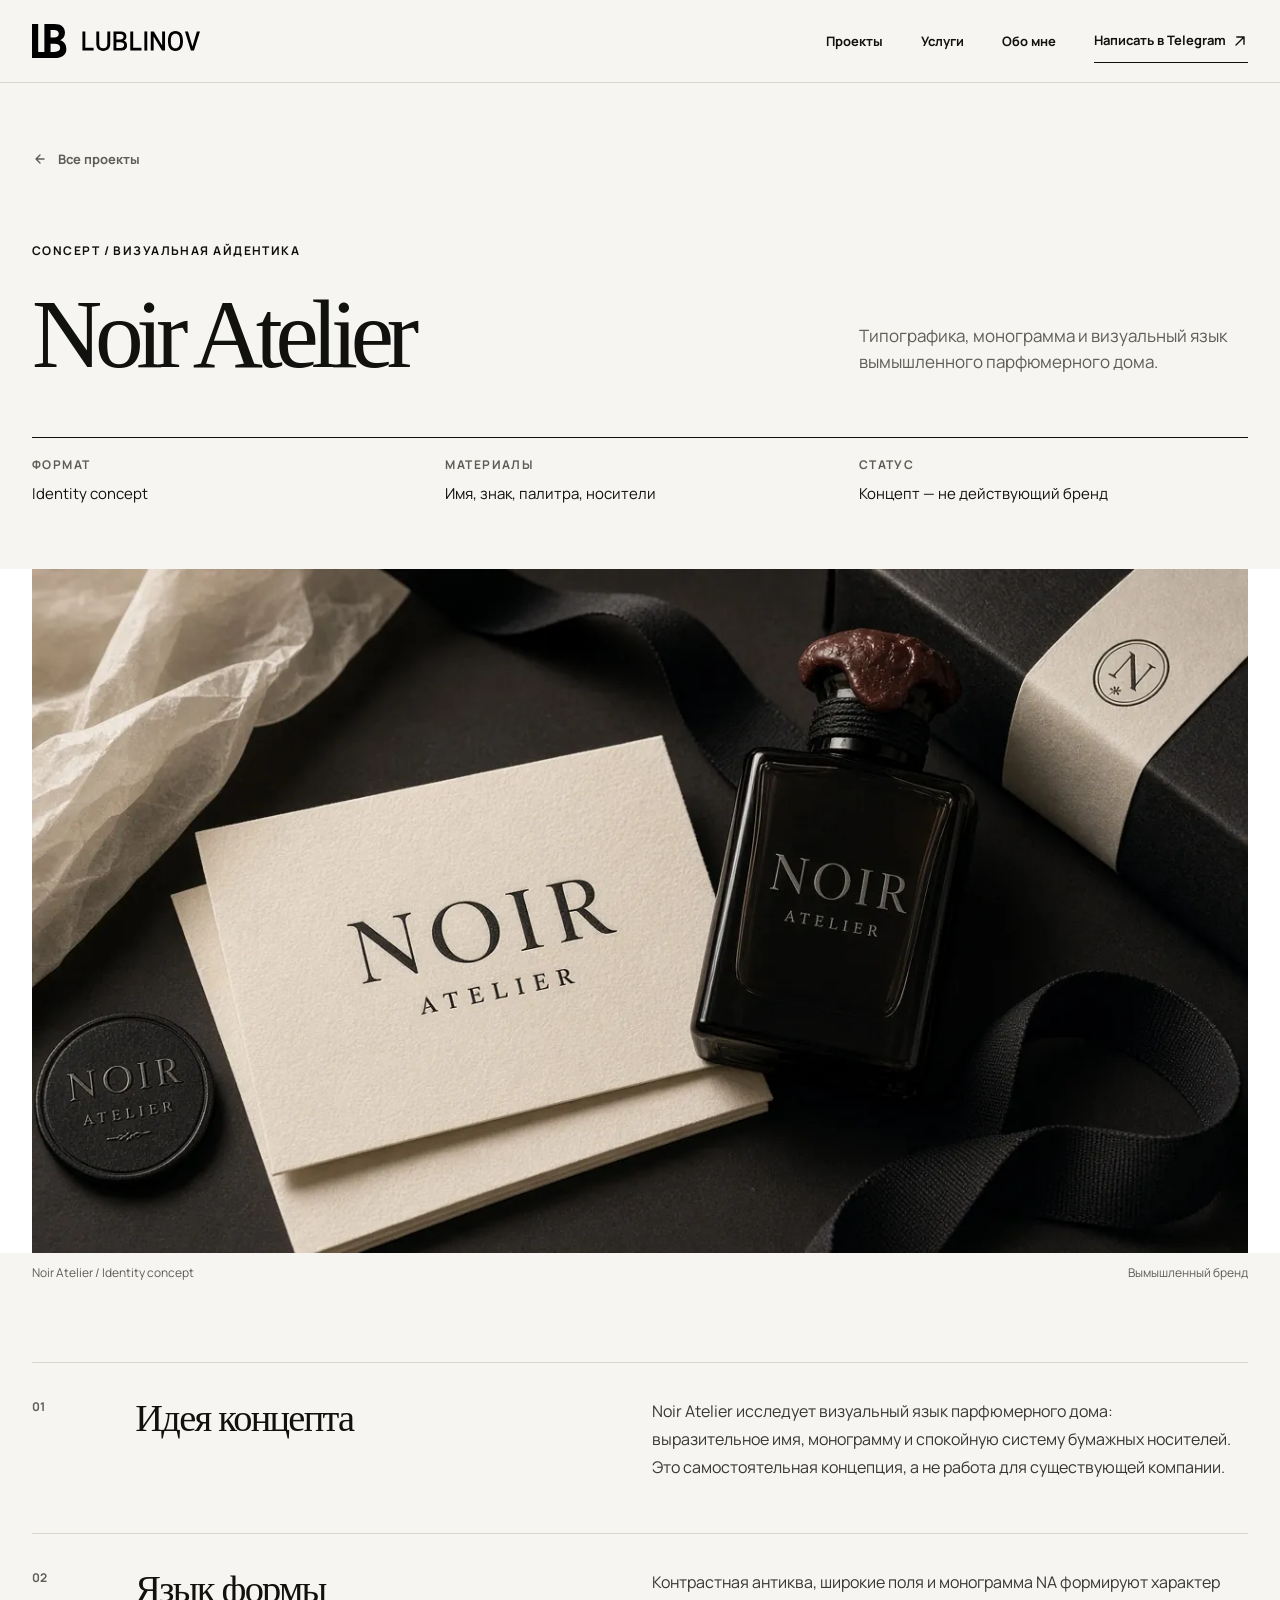
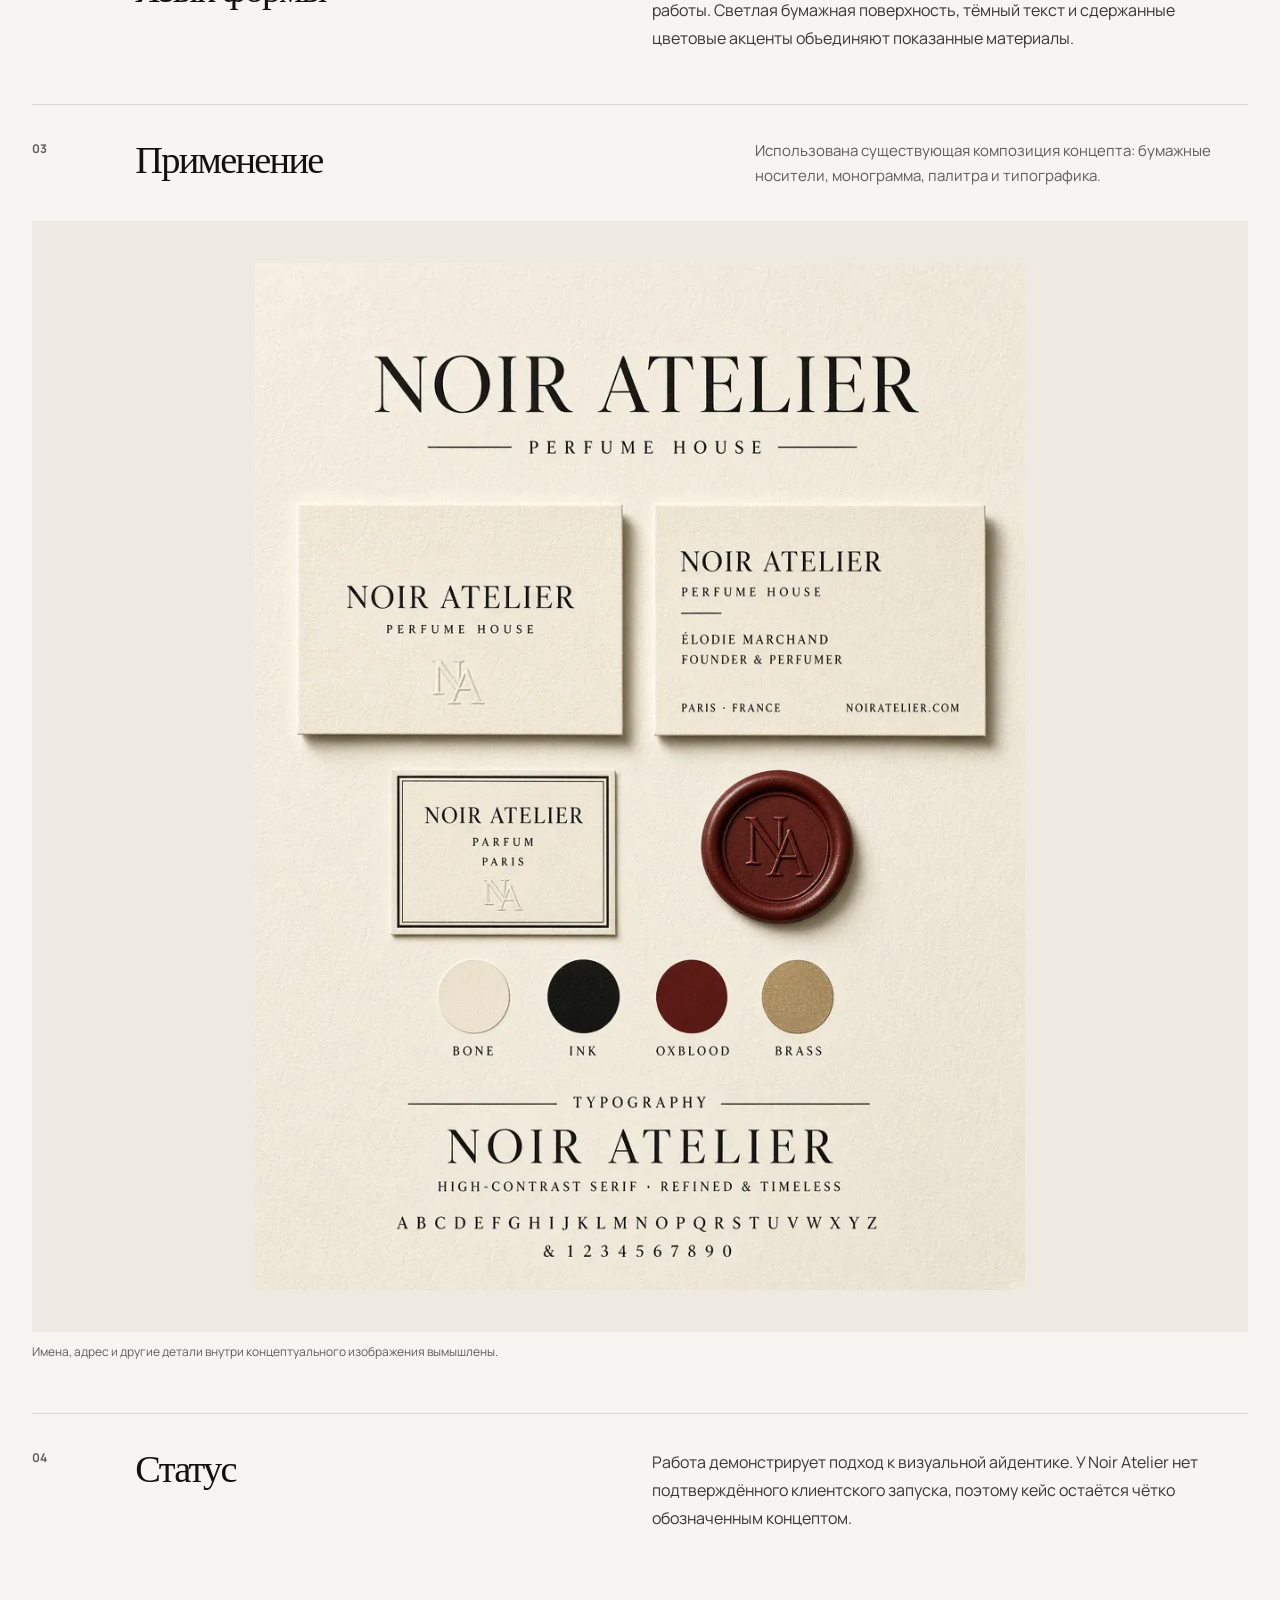
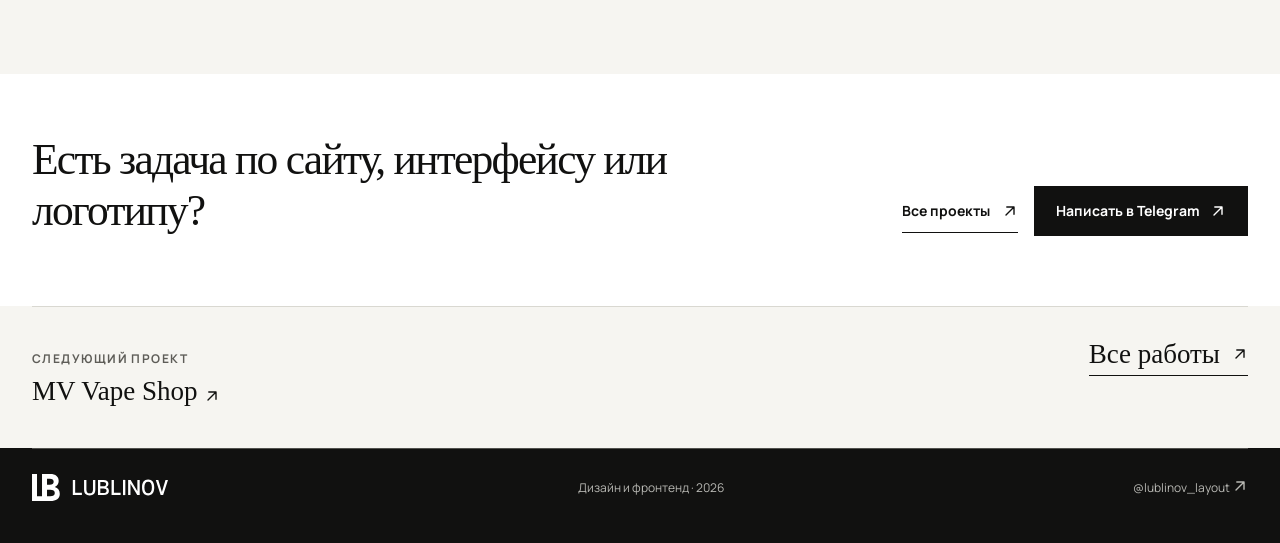
<file: work/noir-atelier.html>
<!doctype html>
<html lang="ru">
<head>
  <meta charset="utf-8">
  <meta name="viewport" content="width=device-width, initial-scale=1">
  <meta name="theme-color" content="#f6f5f1">
  <meta name="description" content="Noir Atelier — концепция визуальной айдентики вымышленного парфюмерного дома.">
  <title>Noir Atelier — концепт айдентики | Lublinov</title>
  <link rel="icon" type="image/svg+xml" href="../assets/lublinov-favicon-light.svg">
  <link rel="preload" href="../fonts/Manrope-variable.ttf" as="font" type="font/ttf" crossorigin>
  <link rel="stylesheet" href="../styles.css">
  <script src="../site.js" defer></script>
</head>
<body>
  <a class="skip-link" href="#main">Перейти к содержимому</a>
  <header class="site-header"><div class="shell header-inner">
    <a class="brand" href="../index.html" aria-label="Lublinov — главная"><img src="../assets/lublinov-horizontal-black.svg" width="313" height="64" alt="Lublinov"></a>
    <button class="menu-toggle" type="button" aria-controls="site-nav" aria-expanded="false">Меню</button>
    <nav class="site-nav" id="site-nav" aria-label="Основная навигация"><a href="../index.html#projects">Проекты</a><a href="../index.html#services">Услуги</a><a href="../index.html#about">Обо мне</a><a class="nav-contact" href="https://t.me/lublinov_layout" target="_blank" rel="noopener noreferrer">Написать в Telegram <svg class="icon-arrow" viewBox="0 0 20 20" aria-hidden="true" focusable="false"><path d="M5 15 15 5M6 5h9v9"/></svg></a></nav>
  </div></header>
  <main id="main">
    <section class="case-intro shell" aria-labelledby="case-title"><a class="back-link" href="../index.html#projects"><svg class="icon-arrow" viewBox="0 0 20 20" aria-hidden="true" focusable="false"><path d="M15 10H5m5-5-5 5 5 5"/></svg> Все проекты</a><div class="case-title-row"><span class="case-label">CONCEPT / Визуальная айдентика</span><h1 id="case-title">Noir Atelier</h1><p class="case-dek">Типографика, монограмма и визуальный язык вымышленного парфюмерного дома.</p></div><dl class="case-facts"><div><dt>Формат</dt><dd>Identity concept</dd></div><div><dt>Материалы</dt><dd>Имя, знак, палитра, носители</dd></div><div><dt>Статус</dt><dd>Концепт — не действующий бренд</dd></div></dl></section>
    <figure class="case-cover"><div class="shell"><img src="../assets/atelier-cover.webp" width="1280" height="720" alt="Существующая обложка концепции айдентики Noir Atelier" fetchpriority="high"></div></figure><div class="shell case-cover-caption"><span>Noir Atelier / Identity concept</span><span>Вымышленный бренд</span></div>
    <div class="case-body shell">
      <section class="case-chapter"><span class="chapter-index">01</span><h2>Идея концепта</h2><div class="case-chapter__content"><p>Noir Atelier исследует визуальный язык парфюмерного дома: выразительное имя, монограмму и спокойную систему бумажных носителей. Это самостоятельная концепция, а не работа для существующей компании.</p></div></section>
      <section class="case-chapter"><span class="chapter-index">02</span><h2>Язык формы</h2><div class="case-chapter__content"><p>Контрастная антиква, широкие поля и монограмма NA формируют характер работы. Светлая бумажная поверхность, тёмный текст и сдержанные цветовые акценты объединяют показанные материалы.</p></div></section>
      <section class="case-chapter case-chapter--visual"><div class="chapter-head"><span class="chapter-index">03</span><h2>Применение</h2><p class="chapter-lead">Использована существующая композиция концепта: бумажные носители, монограмма, палитра и типографика.</p></div><figure class="case-visual case-visual--light"><img src="../assets/atelier-ui.webp" width="864" height="1152" loading="lazy" alt="Концепция Noir Atelier: монограмма NA, бумажные носители, цвета и типографика"></figure><p class="case-visual-caption">Имена, адрес и другие детали внутри концептуального изображения вымышлены.</p></section>
      <section class="case-chapter"><span class="chapter-index">04</span><h2>Статус</h2><div class="case-chapter__content"><p>Работа демонстрирует подход к визуальной айдентике. У Noir Atelier нет подтверждённого клиентского запуска, поэтому кейс остаётся чётко обозначенным концептом.</p></div></section>
    </div>
    <section class="case-end"><div class="shell case-end-grid"><h2>Есть задача по сайту, интерфейсу или логотипу?</h2><div class="case-end-actions"><a class="text-link" href="../index.html#projects">Все проекты <svg class="icon-arrow" viewBox="0 0 20 20" aria-hidden="true" focusable="false"><path d="M5 15 15 5M6 5h9v9"/></svg></a><a class="button" href="https://t.me/lublinov_layout" target="_blank" rel="noopener noreferrer">Написать в Telegram <svg class="icon-arrow" viewBox="0 0 20 20" aria-hidden="true" focusable="false"><path d="M5 15 15 5M6 5h9v9"/></svg></a></div></div></section>
    <nav class="case-next shell" aria-label="Следующий проект"><div><span class="micro">Следующий проект</span><a href="mv-vape-shop.html">MV Vape Shop <svg class="icon-arrow" viewBox="0 0 20 20" aria-hidden="true" focusable="false"><path d="M5 15 15 5M6 5h9v9"/></svg></a></div><a class="text-link" href="../index.html#projects">Все работы <svg class="icon-arrow" viewBox="0 0 20 20" aria-hidden="true" focusable="false"><path d="M5 15 15 5M6 5h9v9"/></svg></a></nav>
  </main>
  <footer class="site-footer"><div class="shell footer-inner"><a href="../index.html" aria-label="Lublinov — на главную"><img src="../assets/lublinov-horizontal-white.svg" width="313" height="64" alt="Lublinov"></a><span>Дизайн и фронтенд · 2026</span><a href="https://t.me/lublinov_layout" target="_blank" rel="noopener noreferrer">@lublinov_layout <svg class="icon-arrow" viewBox="0 0 20 20" aria-hidden="true" focusable="false"><path d="M5 15 15 5M6 5h9v9"/></svg></a></div></footer>
</body>
</html>
</file>
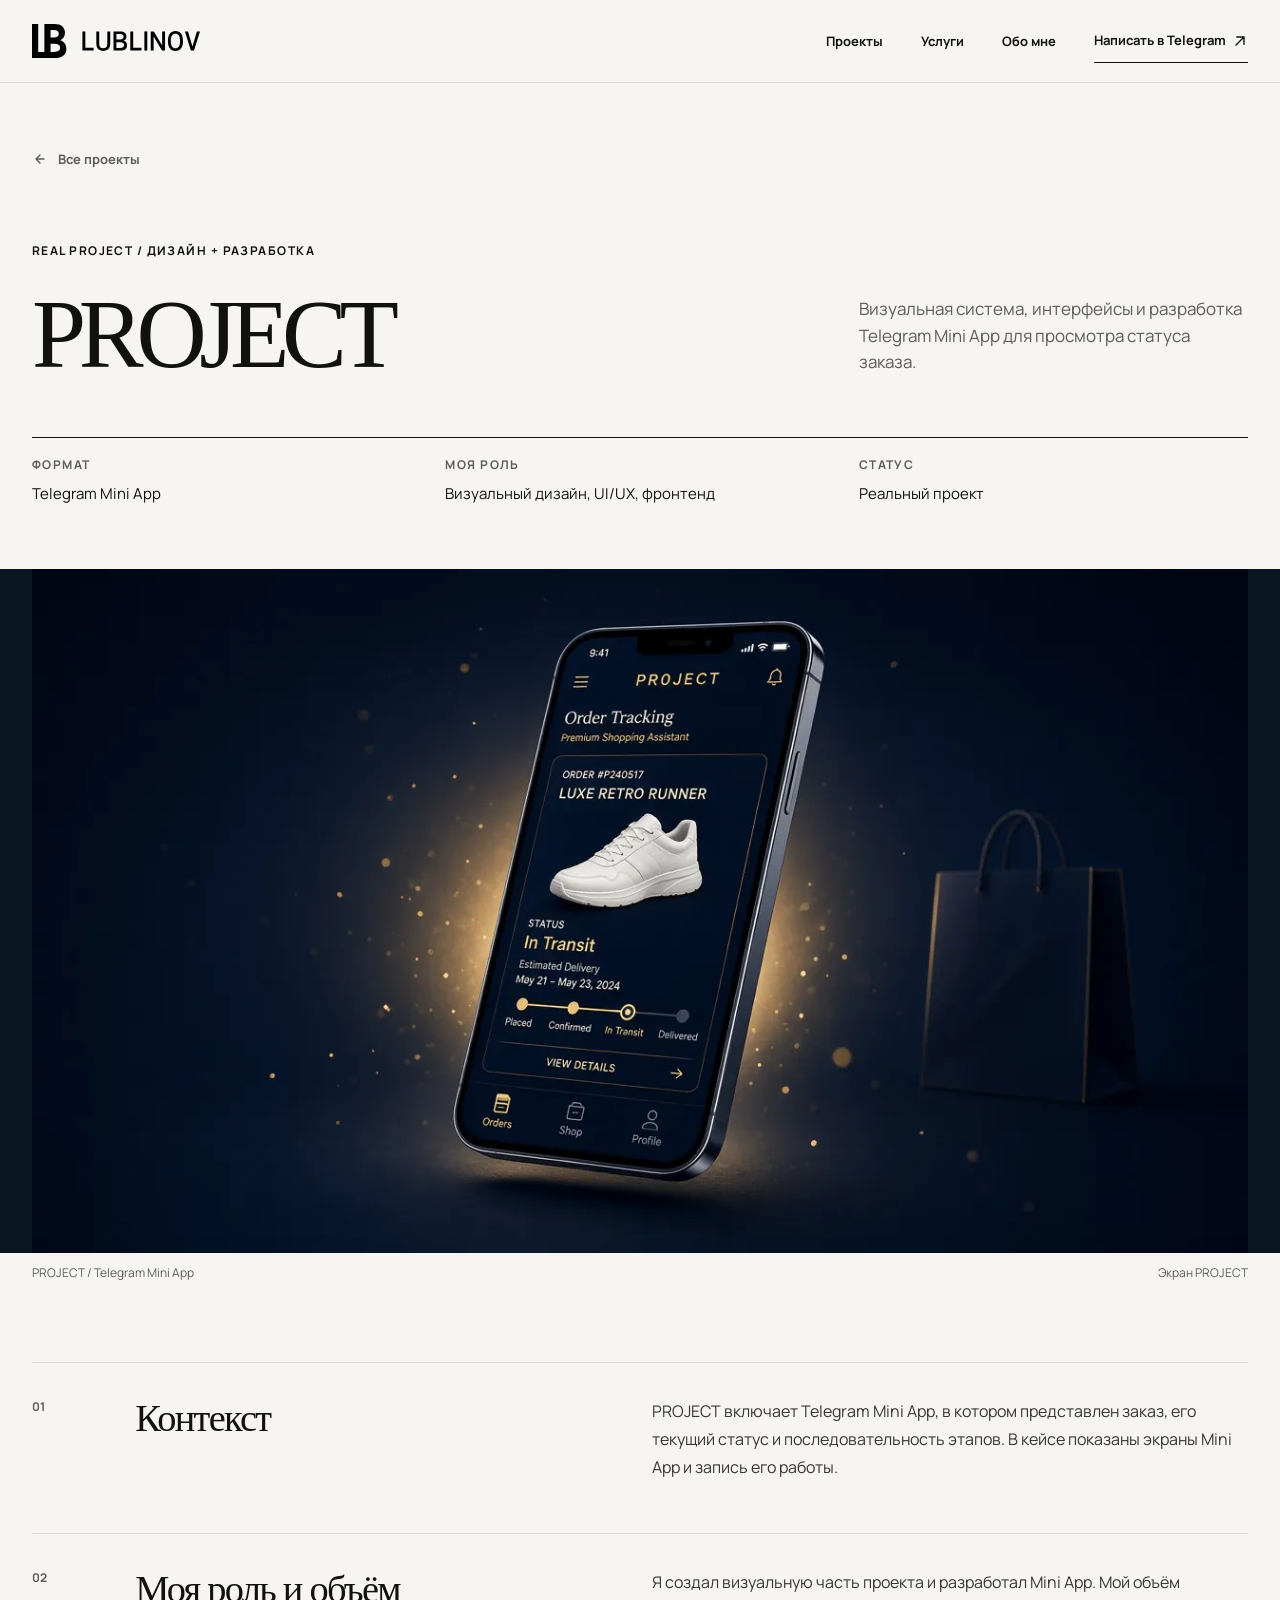
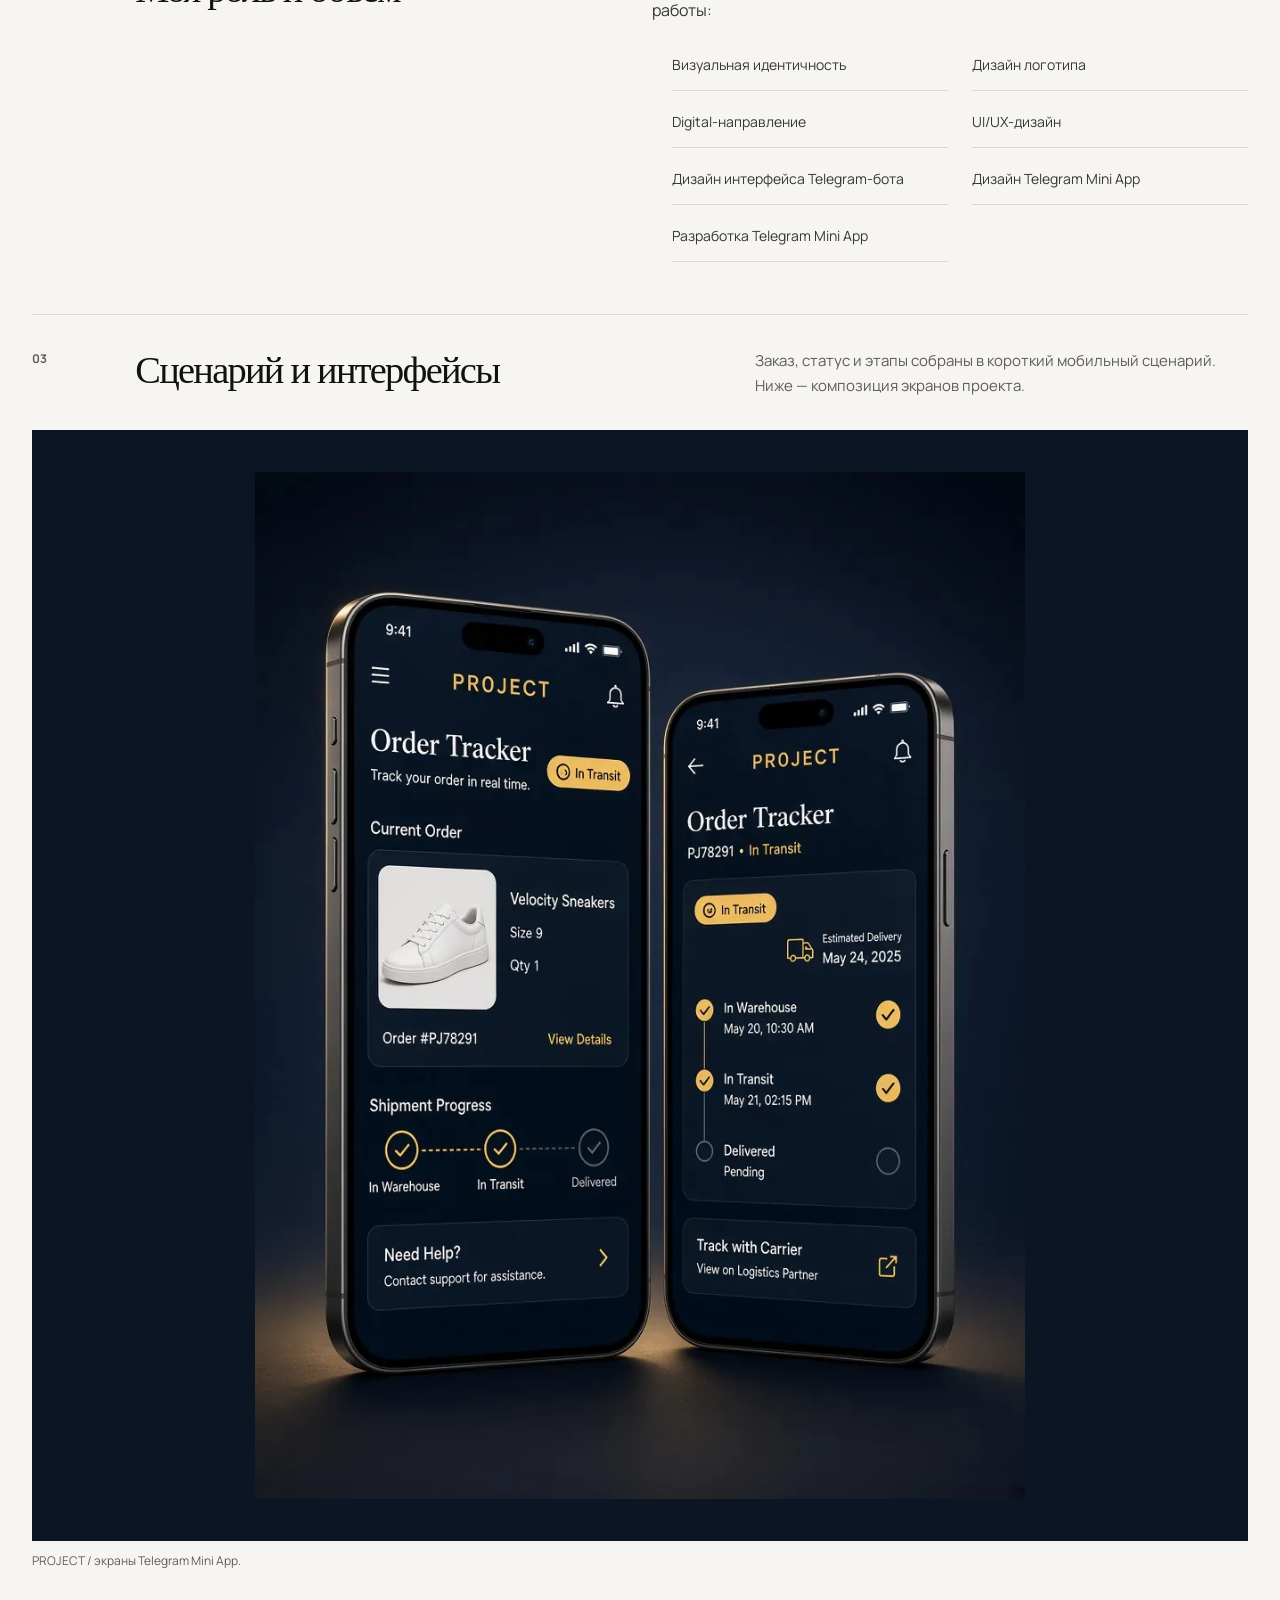
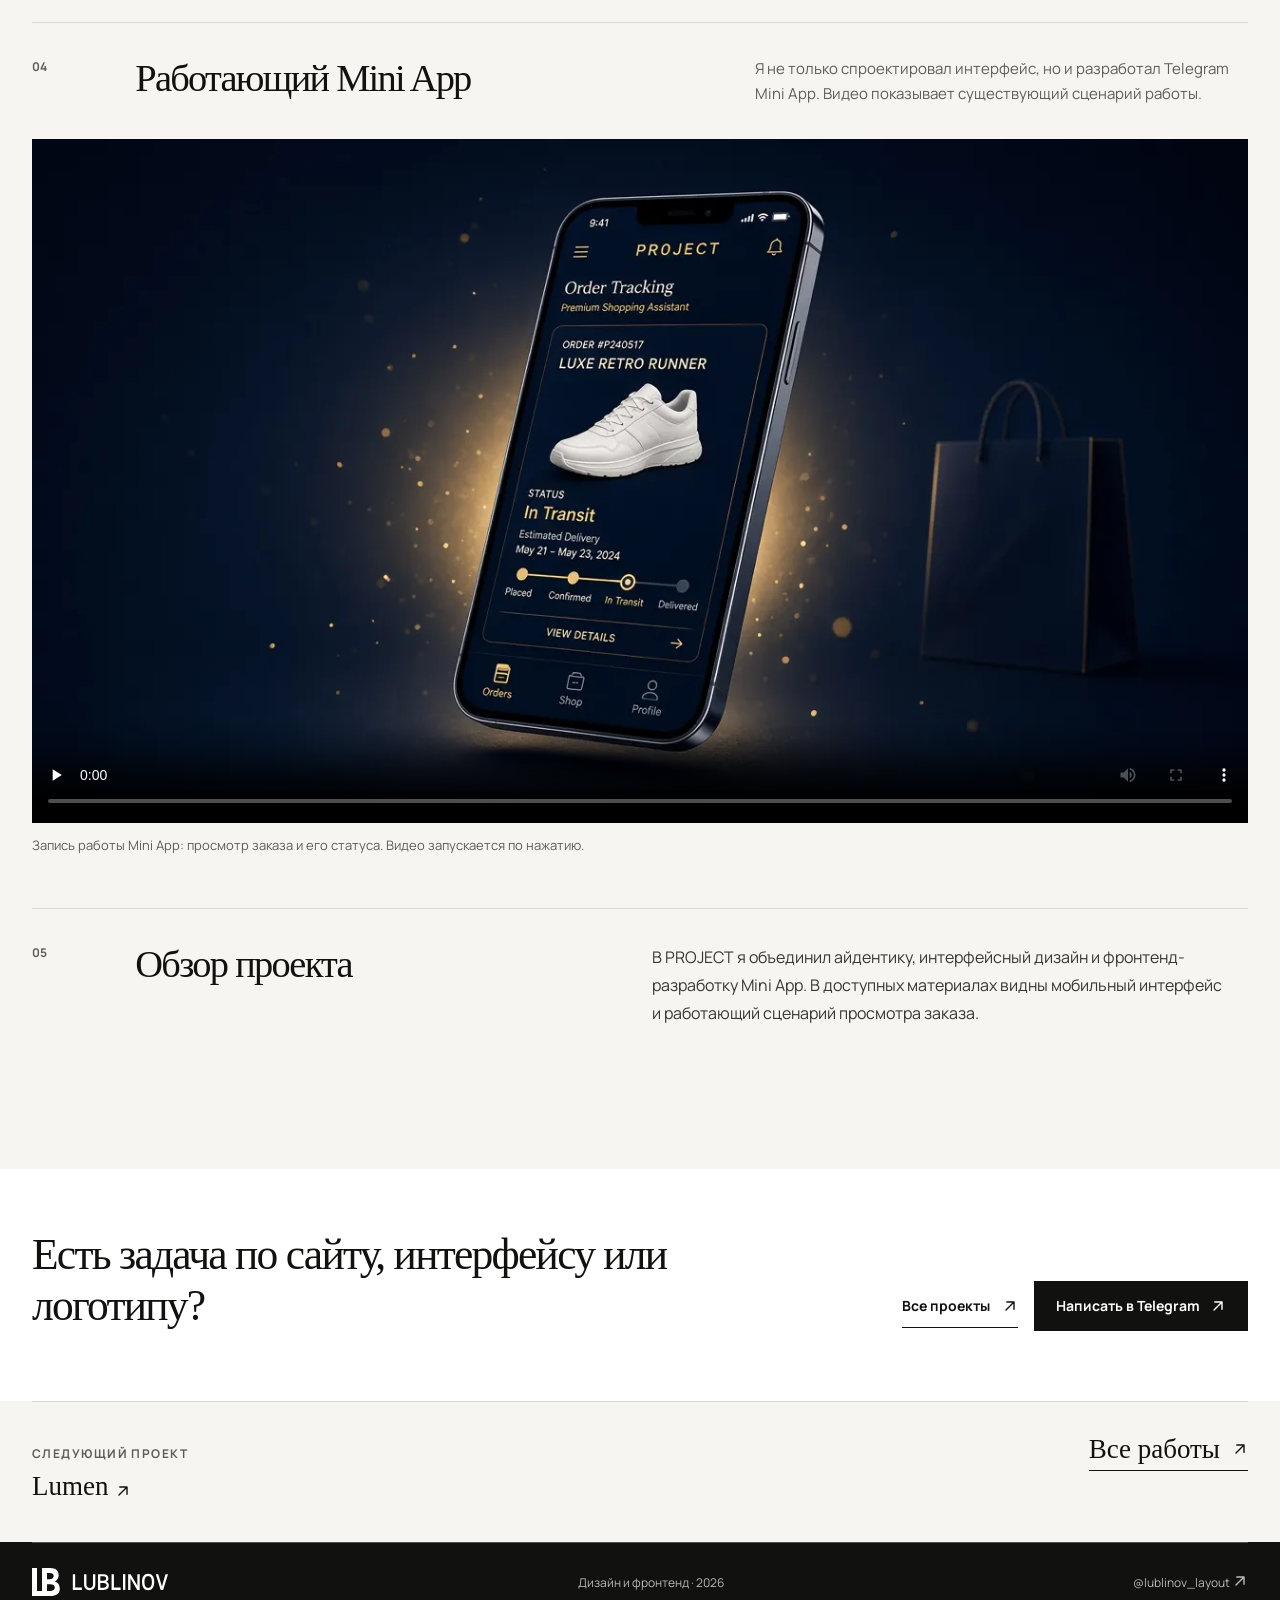
<file: work/project.html>
<!doctype html>
<html lang="ru">
<head>
  <meta charset="utf-8">
  <meta name="viewport" content="width=device-width, initial-scale=1">
  <meta name="theme-color" content="#f6f5f1">
  <meta name="description" content="Реальный проект PROJECT: визуальная идентичность, UI/UX, дизайн интерфейсов и разработка Telegram Mini App.">
  <title>PROJECT — Telegram Mini App | Lublinov</title>
  <link rel="icon" type="image/svg+xml" href="../assets/lublinov-favicon-light.svg">
  <link rel="preload" href="../fonts/Manrope-variable.ttf" as="font" type="font/ttf" crossorigin>
  <link rel="stylesheet" href="../styles.css">
  <script src="../site.js" defer></script>
</head>
<body>
  <a class="skip-link" href="#main">Перейти к содержимому</a>
  <header class="site-header"><div class="shell header-inner">
    <a class="brand" href="../index.html" aria-label="Lublinov — главная"><img src="../assets/lublinov-horizontal-black.svg" width="313" height="64" alt="Lublinov"></a>
    <button class="menu-toggle" type="button" aria-controls="site-nav" aria-expanded="false">Меню</button>
    <nav class="site-nav" id="site-nav" aria-label="Основная навигация"><a href="../index.html#projects">Проекты</a><a href="../index.html#services">Услуги</a><a href="../index.html#about">Обо мне</a><a class="nav-contact" href="https://t.me/lublinov_layout" target="_blank" rel="noopener noreferrer">Написать в Telegram <svg class="icon-arrow" viewBox="0 0 20 20" aria-hidden="true" focusable="false"><path d="M5 15 15 5M6 5h9v9"/></svg></a></nav>
  </div></header>
  <main id="main">
    <section class="case-intro shell" aria-labelledby="case-title"><a class="back-link" href="../index.html#projects"><svg class="icon-arrow" viewBox="0 0 20 20" aria-hidden="true" focusable="false"><path d="M15 10H5m5-5-5 5 5 5"/></svg> Все проекты</a><div class="case-title-row"><span class="case-label">REAL PROJECT / Дизайн + разработка</span><h1 id="case-title">PROJECT</h1><p class="case-dek">Визуальная система, интерфейсы и разработка Telegram Mini App для просмотра статуса заказа.</p></div><dl class="case-facts"><div><dt>Формат</dt><dd>Telegram Mini App</dd></div><div><dt>Моя роль</dt><dd>Визуальный дизайн, UI/UX, фронтенд</dd></div><div><dt>Статус</dt><dd>Реальный проект</dd></div></dl></section>
    <figure class="case-cover case-cover--dark"><div class="shell"><img src="../assets/project-cover.webp" width="1280" height="720" alt="Существующее изображение Mini App PROJECT с экраном статуса заказа" fetchpriority="high"></div></figure><div class="shell case-cover-caption"><span>PROJECT / Telegram Mini App</span><span>Экран PROJECT</span></div>
    <div class="case-body shell">
      <section class="case-chapter"><span class="chapter-index">01</span><h2>Контекст</h2><div class="case-chapter__content"><p>PROJECT включает Telegram Mini App, в котором представлен заказ, его текущий статус и последовательность этапов. В кейсе показаны экраны Mini App и запись его работы.</p></div></section>
      <section class="case-chapter"><span class="chapter-index">02</span><h2>Моя роль и объём</h2><div class="case-chapter__content"><p>Я создал визуальную часть проекта и разработал Mini App. Мой объём работы:</p><ul class="scope-grid"><li>Визуальная идентичность</li><li>Дизайн логотипа</li><li>Digital-направление</li><li>UI/UX-дизайн</li><li>Дизайн интерфейса Telegram-бота</li><li>Дизайн Telegram Mini App</li><li>Разработка Telegram Mini App</li></ul></div></section>
      <section class="case-chapter case-chapter--visual"><div class="chapter-head"><span class="chapter-index">03</span><h2>Сценарий и интерфейсы</h2><p class="chapter-lead">Заказ, статус и этапы собраны в короткий мобильный сценарий. Ниже — композиция экранов проекта.</p></div><figure class="case-visual case-visual--dark"><img src="../assets/project-ui.webp" width="864" height="1152" loading="lazy" alt="Два существующих экрана PROJECT: текущий заказ и последовательность его статусов"></figure><p class="case-visual-caption">PROJECT / экраны Telegram Mini App.</p></section>
      <section class="case-chapter case-chapter--visual"><div class="chapter-head"><span class="chapter-index">04</span><h2>Работающий Mini App</h2><p class="chapter-lead">Я не только спроектировал интерфейс, но и разработал Telegram Mini App. Видео показывает существующий сценарий работы.</p></div><video class="case-video" controls playsinline preload="none" poster="../assets/project-cover.webp" aria-label="Демонстрация работы Telegram Mini App PROJECT"><source src="../assets/project-demo.mp4" type="video/mp4">Ваш браузер не поддерживает видео.</video><p class="video-description">Запись работы Mini App: просмотр заказа и его статуса. Видео запускается по нажатию.</p></section>
      <section class="case-chapter"><span class="chapter-index">05</span><h2>Обзор проекта</h2><div class="case-chapter__content"><p>В PROJECT я объединил айдентику, интерфейсный дизайн и фронтенд-разработку Mini App. В доступных материалах видны мобильный интерфейс и работающий сценарий просмотра заказа.</p></div></section>
    </div>
    <section class="case-end"><div class="shell case-end-grid"><h2>Есть задача по сайту, интерфейсу или логотипу?</h2><div class="case-end-actions"><a class="text-link" href="../index.html#projects">Все проекты <svg class="icon-arrow" viewBox="0 0 20 20" aria-hidden="true" focusable="false"><path d="M5 15 15 5M6 5h9v9"/></svg></a><a class="button" href="https://t.me/lublinov_layout" target="_blank" rel="noopener noreferrer">Написать в Telegram <svg class="icon-arrow" viewBox="0 0 20 20" aria-hidden="true" focusable="false"><path d="M5 15 15 5M6 5h9v9"/></svg></a></div></div></section>
    <nav class="case-next shell" aria-label="Следующий проект"><div><span class="micro">Следующий проект</span><a href="lumen.html">Lumen <svg class="icon-arrow" viewBox="0 0 20 20" aria-hidden="true" focusable="false"><path d="M5 15 15 5M6 5h9v9"/></svg></a></div><a class="text-link" href="../index.html#projects">Все работы <svg class="icon-arrow" viewBox="0 0 20 20" aria-hidden="true" focusable="false"><path d="M5 15 15 5M6 5h9v9"/></svg></a></nav>
  </main>
  <footer class="site-footer"><div class="shell footer-inner"><a href="../index.html" aria-label="Lublinov — на главную"><img src="../assets/lublinov-horizontal-white.svg" width="313" height="64" alt="Lublinov"></a><span>Дизайн и фронтенд · 2026</span><a href="https://t.me/lublinov_layout" target="_blank" rel="noopener noreferrer">@lublinov_layout <svg class="icon-arrow" viewBox="0 0 20 20" aria-hidden="true" focusable="false"><path d="M5 15 15 5M6 5h9v9"/></svg></a></div></footer>
</body>
</html>
</file>
<file: styles.css>
@font-face {
  font-family:Manrope;
  src:url('fonts/Manrope-variable.ttf') format('truetype');
  font-style:normal;
  font-weight:200 800;
  font-display:swap;
}

:root {
  --ink:#111110;
  --paper:#f6f5f1;
  --white:#fff;
  --muted:#5e5d58;
  --rule:#d9d8d1;
  --accent:#244bdd;
  --display:Georgia,'Times New Roman',serif;
  --sans:Manrope,Arial,sans-serif;
  --max:1320px;
  --s1:8px;
  --s2:16px;
  --s3:24px;
  --s4:40px;
  --s5:64px;
  --s6:96px;
}

* {
  box-sizing:border-box;
}

html {
  scroll-behavior:smooth;
  scroll-padding-top:100px;
}

body {
  margin:0;
  background:var(--paper);
  color:var(--ink);
  font:400 16px/1.6 var(--sans);
  -webkit-font-smoothing:antialiased;
}

img,video {
  display:block;
  max-width:100%;
}

figure {
  margin:0;
}

.visually-hidden {
  position:absolute;
  width:1px;
  height:1px;
  padding:0;
  margin:-1px;
  overflow:hidden;
  clip:rect(0,0,0,0);
  white-space:nowrap;
  border:0;
}

img {
  height:auto;
}

a {
  color:inherit;
  text-decoration:none;
}

button {
  font:inherit;
}

::selection {
  background:var(--ink);
  color:var(--white);
}

:focus-visible {
  outline:3px solid var(--accent);
  outline-offset:4px;
}

.skip-link {
  position:fixed;
  top:-80px;
  left:16px;
  z-index:100;
  background:var(--ink);
  color:var(--white);
  padding:12px 18px;
}

.skip-link:focus {
  top:12px;
}

.shell {
  width:min(var(--max),calc(100% - 64px));
  margin-inline:auto;
}

.eyebrow,.section-index,.tag,.micro,.case-label,.meta-label {
  font-size:12px;
  line-height:1.35;
  font-weight:700;
  letter-spacing:.12em;
  text-transform:uppercase;
}

.eyebrow,.section-index,.micro,.meta-label {
  color:var(--muted);
}

.serif {
  font-family:var(--display);
  font-weight:400;
}

.serif-italic {
  font-family:var(--display);
  font-style:italic;
  font-weight:400;
}

.text-link {
  display:inline-flex;
  align-items:center;
  gap:12px;
  min-height:44px;
  border-bottom:1px solid currentColor;
  font-size:14px;
  font-weight:700;
  transition:color .22s ease;
}

.text-link:hover {
  color:var(--accent);
}

.icon-arrow {
  display:inline-block;
  width:16px;
  height:16px;
  flex:none;
  vertical-align:-.16em;
  fill:none;
  stroke:currentColor;
  stroke-width:1.75;
  stroke-linecap:round;
  stroke-linejoin:round;
}

.button {
  display:inline-flex;
  min-height:50px;
  align-items:center;
  justify-content:center;
  gap:10px;
  padding:12px 21px;
  border:1px solid var(--ink);
  background:var(--ink);
  color:var(--white);
  font-size:14px;
  font-weight:700;
  transition:background .2s ease,color .2s ease,border-color .2s ease;
}

.button:hover {
  background:var(--accent);
  border-color:var(--accent);
}

.button:active {
  background:var(--ink);
  border-color:var(--ink);
}

.button--line {
  background:transparent;
  color:var(--ink);
}

.button--line:hover {
  color:var(--white);
  background:var(--ink);
  border-color:var(--ink);
}

.button--light {
  background:var(--white);
  color:var(--ink);
  border-color:var(--white);
}

.button--light:hover {
  background:transparent;
  color:var(--white);
  border-color:var(--white);
}

.site-header {
  position:sticky;
  top:0;
  z-index:30;
  border-bottom:1px solid var(--rule);
  background:var(--paper);
}

.header-inner {
  min-height:82px;
  display:flex;
  align-items:center;
  justify-content:space-between;
  gap:40px;
}

.brand {
  display:inline-flex;
  align-items:center;
  flex:none;
  min-height:48px;
}

.brand img {
  width:168px;
  height:auto;
}

.site-nav {
  display:flex;
  align-items:center;
  gap:38px;
}

.site-nav>a:not(.nav-contact) {
  display:inline-flex;
  align-items:center;
  min-height:44px;
  font-size:13px;
  font-weight:700;
  transition:color .2s ease;
}

.site-nav>a:not(.nav-contact):hover,.site-nav>a[aria-current='page'] {
  color:var(--accent);
}

.nav-contact {
  display:inline-flex;
  align-items:center;
  gap:6px;
  min-height:44px;
  border-bottom:1px solid var(--ink);
  font-size:13px;
  font-weight:700;
  transition:color .2s ease,border-color .2s ease;
}

.nav-contact:hover {
  color:var(--accent);
  border-color:var(--accent);
}

.menu-toggle {
  display:none;
  border:0;
  background:none;
  color:var(--ink);
  padding:10px 0;
  min-height:44px;
  min-width:52px;
  text-align:right;
  font-size:12px;
  font-weight:800;
  letter-spacing:.1em;
  text-transform:uppercase;
  cursor:pointer;
}

.hero {
  padding-top:58px;
  padding-bottom:64px;
}

.hero-top {
  display:flex;
  justify-content:space-between;
  align-items:baseline;
  gap:var(--s3);
  border-bottom:1px solid var(--rule);
  padding-bottom:16px;
}

.hero-top .eyebrow {
  color:var(--ink);
}

.hero-grid,.feature-grid,.process-grid,.about-grid {
  display:grid;
  grid-template-columns:repeat(12,minmax(0,1fr));
  gap:var(--s3);
}

.hero-grid {
  padding-top:48px;
  align-items:end;
}

.hero-main {
  grid-column:1/10;
}

.hero h1 {
  margin:0;
  font-size:clamp(56px,6.2vw,92px);
  font-weight:500;
  letter-spacing:-.07em;
  line-height:1.05;
}

.hero h1 span {
  display:block;
}

.hero h1 .serif-italic {
  letter-spacing:-.065em;
  padding-left:clamp(20px,5vw,88px);
  white-space:nowrap;
}

.hero-side {
  grid-column:10/13;
  max-width:260px;
  justify-self:end;
  padding-bottom:11px;
}

.hero-side p {
  font-size:15px;
  line-height:1.7;
  margin:0;
}

.hero-bottom {
  display:flex;
  justify-content:space-between;
  gap:32px;
  align-items:end;
  margin-top:52px;
}

.hero-copy {
  max-width:650px;
  margin:0;
  color:var(--muted);
  font-size:18px;
  line-height:1.6;
}

.hero-actions {
  display:flex;
  flex-wrap:wrap;
  gap:10px;
}

.hero-corner {
  width:60px;
  height:60px;
  border-left:1px solid var(--rule);
  border-bottom:1px solid var(--rule);
  align-self:flex-end;
}

.section {
  padding-top:var(--s6);
  padding-bottom:var(--s6);
}

.section-heading {
  display:grid;
  grid-template-columns:repeat(12,minmax(0,1fr));
  gap:var(--s3);
  border-top:1px solid var(--ink);
  padding-top:18px;
  margin-bottom:56px;
}

.section-heading .section-index {
  grid-column:1/3;
}

.section-heading h2 {
  grid-column:3/10;
  margin:0;
  font:400 clamp(38px,4vw,58px)/1.1 var(--display);
  letter-spacing:-.05em;
}

.section-heading .section-note {
  grid-column:10/13;
  margin:8px 0 0;
  color:var(--muted);
  font-size:14px;
  line-height:1.55;
}

.section-heading--inverse {
  border-color:#6c6c69;
}

.section-heading--inverse h2,.section-heading--inverse .section-index {
  color:var(--white);
}

.section-heading--inverse .section-note {
  color:#bcbcb7;
}

@media(min-width:1101px) {
  .hero h1 .serif-italic {
    padding-left:0;
  }
  .section-heading .section-index {
    grid-column:8/10;
    grid-row:1;
  }
  .section-heading h2 {
    grid-column:1/8;
    grid-row:1;
  }
  .section-heading .section-note {
    grid-row:1;
  }
}

.work-section {
  padding-top:16px;
}

.work-primary {
  display:block;
}

.work-primary__media {
  display:block;
  overflow:hidden;
  background:#09121f;
  aspect-ratio:16/8.1;
}

.work-primary__media img {
  width:100%;
  height:100%;
  object-fit:cover;
  transition:transform .6s cubic-bezier(.2,.7,.2,1);
}

.work-primary:hover img,.work-split:hover img,.work-small:hover img {
  transform:scale(1.025);
}

.work-primary__footer {
  display:grid;
  grid-template-columns:repeat(12,minmax(0,1fr));
  gap:var(--s3);
  padding:24px 0 30px;
  border-bottom:1px solid var(--rule);
}

.work-primary__title {
  grid-column:1/6;
  margin:0;
  font-size:clamp(42px,5vw,70px);
  font-weight:600;
  line-height:1.05;
  letter-spacing:-.07em;
}

.work-primary__description {
  grid-column:6/10;
  margin:3px 0 0;
  max-width:400px;
  font-size:15px;
  line-height:1.6;
}

.work-primary__meta {
  grid-column:10/13;
  justify-self:start;
  text-align:left;
}

.work-primary__meta .tag {
  display:block;
  margin-bottom:16px;
}

.work-primary__meta .text-link {
  min-height:30px;
}

.work-list {
  margin-top:84px;
  display:grid;
  gap:76px;
}

.work-split {
  display:grid;
  grid-template-columns:repeat(12,minmax(0,1fr));
  gap:var(--s3);
  align-items:center;
}

.work-split__media {
  display:block;
  grid-column:1/8;
  overflow:hidden;
  aspect-ratio:1.48;
  background:#101723;
}

.work-split__media img {
  width:100%;
  height:100%;
  object-fit:cover;
  transition:transform .6s cubic-bezier(.2,.7,.2,1);
}

.work-split__copy {
  grid-column:9/13;
  max-width:390px;
}

.work-split--reverse .work-split__media {
  grid-column:6/13;
  grid-row:1;
}

.work-split--reverse .work-split__copy {
  grid-column:1/5;
  grid-row:1;
}

.work-split .tag,.work-small .tag {
  display:block;
  margin-bottom:24px;
}

.work-split h3,.work-small h3 {
  font:400 clamp(39px,4vw,62px)/1.05 var(--display);
  letter-spacing:-.055em;
  margin:0 0 20px;
}

.work-split p,.work-small p {
  margin:0 0 22px;
  color:var(--muted);
  font-size:15px;
  line-height:1.7;
}

.work-split .micro,.work-small .micro {
  margin-bottom:15px;
}

.work-small {
  display:grid;
  grid-template-columns:repeat(12,minmax(0,1fr));
  gap:var(--s3);
  align-items:center;
  border-top:1px solid var(--rule);
  padding-top:48px;
}

.work-small__media {
  display:block;
  grid-column:1/5;
  max-width:400px;
  overflow:hidden;
  background:#d13f85;
}

.work-small__media img {
  width:100%;
  aspect-ratio:1;
  object-fit:cover;
  transition:transform .6s cubic-bezier(.2,.7,.2,1);
}

.work-small__copy {
  grid-column:6/12;
  max-width:600px;
}

.work-small h3 {
  font-size:clamp(36px,3.7vw,54px);
}

.services-section {
  background:var(--ink);
  color:var(--white);
  padding-top:var(--s6);
  padding-bottom:112px;
}

.services-intro {
  max-width:780px;
  margin:0 0 64px;
  font:400 clamp(25px,2.8vw,40px)/1.3 var(--display);
  letter-spacing:-.025em;
}

.service-row {
  display:grid;
  grid-template-columns:repeat(12,minmax(0,1fr));
  gap:var(--s3);
  padding:26px 0;
  border-top:1px solid #545450;
}

.service-row:last-child {
  border-bottom:1px solid #545450;
}

.service-row__num {
  grid-column:1/2;
  color:#a5a5a1;
  font-size:12px;
  font-weight:700;
}

.service-row h3 {
  grid-column:2/5;
  margin:0;
  font-size:21px;
  font-weight:600;
  letter-spacing:-.025em;
}

.service-row__list {
  grid-column:5/9;
  margin:0;
  padding:0;
  list-style:none;
  font-size:15px;
  line-height:1.9;
}

.service-row__desc {
  grid-column:9/13;
  margin:0;
  color:#c4c4be;
  font-size:14px;
  line-height:1.65;
}

.feature-section {
  background:var(--white);
}

.feature-grid {
  align-items:center;
}

.feature-copy {
  grid-column:1/6;
  padding-right:24px;
}

.feature-copy h2 {
  margin:22px 0 24px;
  font:400 clamp(42px,4.7vw,68px)/1.08 var(--display);
  letter-spacing:-.055em;
}

.feature-copy p {
  margin:0 0 24px;
  color:var(--muted);
  font-size:16px;
  line-height:1.7;
}

.feature-list {
  display:grid;
  gap:0;
  margin:38px 0 30px;
  padding:0;
  list-style:none;
  border-top:1px solid var(--rule);
}

.feature-list li {
  display:flex;
  gap:18px;
  align-items:baseline;
  padding:12px 0;
  border-bottom:1px solid var(--rule);
  font-size:14px;
}

.feature-list span {
  font-size:11px;
  color:var(--muted);
}

.feature-media {
  grid-column:7/13;
  background:#0b1826;
}

.feature-media img {
  width:100%;
  height:auto;
}

.feature-caption {
  grid-column:7/13;
  margin:-4px 0 0;
  color:var(--muted);
  font-size:12px;
}

.process-grid {
  align-items:start;
}

.process-intro {
  grid-column:1/5;
}

.process-intro h2 {
  margin:18px 0 20px;
  font:400 clamp(40px,4vw,56px)/1.1 var(--display);
  letter-spacing:-.05em;
}

.process-intro p {
  max-width:300px;
  color:var(--muted);
  font-size:15px;
}

.process-list {
  grid-column:6/13;
  margin:0;
  padding:0;
  list-style:none;
  border-top:1px solid var(--ink);
}

.process-list li {
  display:grid;
  grid-template-columns:52px 1fr 1.4fr;
  gap:18px;
  align-items:baseline;
  padding:17px 0;
  border-bottom:1px solid var(--rule);
}

.process-list .micro {
  color:var(--muted);
}

.process-list strong {
  font-size:15px;
}

.process-list span:last-child {
  font-size:14px;
  color:var(--muted);
}

.about-section {
  background:var(--white);
}

.about-grid {
  align-items:start;
}

.about-grid .eyebrow {
  grid-column:1/4;
}

.about-copy {
  grid-column:4/12;
}

.about-copy p:first-child {
  margin:0 0 26px;
  font:400 clamp(30px,3.4vw,48px)/1.28 var(--display);
  letter-spacing:-.035em;
}

.about-copy p:last-child {
  max-width:620px;
  margin:0;
  color:var(--muted);
  font-size:16px;
  line-height:1.7;
}

.about-signature {
  grid-column:12/13;
  align-self:end;
  justify-self:end;
  width:54px;
}

.contact-section {
  background:var(--ink);
  color:var(--white);
  padding-top:var(--s6);
  padding-bottom:80px;
}

.contact-section .eyebrow {
  color:#aaa9a5;
}

.contact-inner {
  display:grid;
  grid-template-columns:repeat(12,minmax(0,1fr));
  gap:var(--s3);
  align-items:end;
}

.contact-inner h2 {
  grid-column:1/9;
  margin:24px 0 28px;
  font:400 clamp(42px,5.2vw,78px)/1.08 var(--display);
  letter-spacing:-.055em;
}

.contact-inner p {
  grid-column:1/9;
  margin:0;
  max-width:650px;
  color:#c8c8c3;
  font-size:17px;
}

.contact-inner .button {
  grid-column:10/13;
  justify-self:start;
  margin-bottom:3px;
}

.site-footer {
  background:var(--ink);
  color:var(--white);
}

.footer-inner {
  display:flex;
  justify-content:space-between;
  align-items:center;
  gap:var(--s3);
  border-top:1px solid #51514e;
  padding:25px 0 42px;
  font-size:12px;
  color:#b9b9b4;
}

.footer-inner img {
  width:136px;
  height:auto;
}

.footer-inner a:not(.brand):hover {
  color:var(--white);
}

.case-intro {
  padding-top:54px;
  padding-bottom:48px;
}

.back-link {
  display:inline-flex;
  align-items:center;
  gap:10px;
  min-height:44px;
  font-size:13px;
  font-weight:700;
  color:var(--muted);
}

.back-link:hover {
  color:var(--ink);
}

.case-title-row {
  display:grid;
  grid-template-columns:repeat(12,minmax(0,1fr));
  gap:var(--s3);
  margin-top:62px;
  align-items:end;
}

.case-title-row .case-label {
  grid-column:1/13;
  margin-bottom:4px;
}

.case-title-row h1 {
  grid-column:1/9;
  margin:0;
  font:400 clamp(65px,7.6vw,112px)/.98 var(--display);
  letter-spacing:-.075em;
}

.mv-title-second {
  display:block;
}

.case-title-row--mv h1 {
  font-size:clamp(52px,5.7vw,78px);
}

.case-title-row .case-dek {
  grid-column:9/13;
  margin:0 0 7px;
  color:var(--muted);
  font-size:17px;
  line-height:1.55;
}

.case-facts {
  display:grid;
  grid-template-columns:repeat(12,minmax(0,1fr));
  gap:var(--s3);
  margin-top:54px;
  padding-top:17px;
  border-top:1px solid var(--ink);
}

.case-facts>div {
  grid-column:span 4;
}

.case-facts dt {
  margin:0 0 9px;
  color:var(--muted);
  font-size:12px;
  font-weight:700;
  text-transform:uppercase;
  letter-spacing:.12em;
}

.case-facts dd {
  margin:0;
  font-size:15px;
  line-height:1.5;
}

.case-cover {
  background:var(--white);
}

.case-cover img {
  width:100%;
  height:auto;
}

.case-cover--dark {
  background:#0a1522;
}

.case-cover--logo {
  display:flex;
  align-items:center;
  justify-content:center;
  padding:64px;
  background:#fff;
}

.case-cover--logo img {
  width:min(560px,100%);
}

.case-cover-caption {
  display:flex;
  justify-content:space-between;
  gap:var(--s3);
  padding-top:10px;
  padding-bottom:10px;
  color:var(--muted);
  font-size:12px;
}

.case-body {
  padding-top:70px;
  padding-bottom:90px;
}

.case-chapter {
  display:grid;
  grid-template-columns:repeat(12,minmax(0,1fr));
  gap:var(--s3);
  border-top:1px solid var(--rule);
  padding:34px 0 52px;
}

.case-chapter .chapter-index {
  grid-column:1/2;
  color:var(--muted);
  font-size:12px;
  font-weight:700;
}

.case-chapter h2 {
  grid-column:2/6;
  margin:0;
  font:400 clamp(30px,3vw,43px)/1.13 var(--display);
  letter-spacing:-.045em;
}

.case-chapter__content {
  grid-column:7/13;
}

.case-chapter__content p {
  margin:0 0 16px;
  max-width:580px;
  color:#373733;
  font-size:16px;
  line-height:1.75;
}

.case-chapter__content p:last-child {
  margin-bottom:0;
}

.case-chapter__content ul {
  margin:0;
  padding-left:20px;
  color:#373733;
  line-height:1.85;
}

.case-chapter--visual {
  display:block;
}

.case-chapter--visual .chapter-head {
  display:grid;
  grid-template-columns:repeat(12,minmax(0,1fr));
  gap:var(--s3);
  margin-bottom:32px;
}

.case-chapter--visual .chapter-index {
  grid-column:1/2;
}

.case-chapter--visual h2 {
  grid-column:2/7;
}

.case-chapter--visual .chapter-lead {
  grid-column:8/13;
  margin:0;
  color:var(--muted);
  font-size:15px;
  line-height:1.65;
}

.case-visual {
  display:flex;
  justify-content:center;
  background:#e9e8e2;
  padding:42px;
}

.case-visual img {
  width:min(770px,100%);
  height:auto;
}

.case-visual--dark {
  background:#0b1523;
}

.case-visual--light {
  background:#eeeae1;
}

.case-visual--none {
  background:transparent;
  padding:0;
}

.case-visual--none img {
  width:100%;
}

.case-visual-caption {
  margin:10px 0 0;
  color:var(--muted);
  font-size:12px;
}

.case-video {
  width:100%;
  aspect-ratio:16/9;
  background:#0b1523;
}

.video-description {
  max-width:720px;
  margin:12px 0 0;
  color:var(--muted);
  font-size:13px;
}

.scope-grid {
  display:grid;
  grid-template-columns:1fr 1fr;
  gap:6px 24px;
  padding:0;
  margin:0;
  list-style:none;
}

.scope-grid li {
  border-bottom:1px solid var(--rule);
  padding:12px 0;
  font-size:14px;
}

.case-end {
  background:var(--white);
  padding-top:60px;
  padding-bottom:70px;
}

.case-end-grid {
  display:grid;
  grid-template-columns:repeat(12,minmax(0,1fr));
  gap:var(--s3);
  align-items:end;
}

.case-end h2 {
  grid-column:1/8;
  margin:0;
  font:400 clamp(32px,3.4vw,49px)/1.18 var(--display);
  letter-spacing:-.04em;
}

.case-end .case-end-actions {
  grid-column:9/13;
  justify-self:end;
  display:flex;
  gap:16px;
  align-items:center;
  flex-wrap:wrap;
  justify-content:flex-end;
}

.case-next {
  display:flex;
  justify-content:space-between;
  align-items:baseline;
  gap:var(--s3);
  padding:25px 0 40px;
  border-top:1px solid var(--rule);
}

.case-next a {
  font:400 27px/1.2 var(--display);
}

.case-next a:hover {
  color:var(--accent);
}

.case-next .micro {
  display:block;
  margin-bottom:8px;
}

@media(max-width:1100px) {
  .shell {
    width:min(var(--max),calc(100% - 48px));
  }
  .hero-grid,.feature-grid,.process-grid,.about-grid,.section-heading,.work-primary__footer,.work-split,.work-small,.service-row,.contact-inner,.case-title-row,.case-facts,.case-chapter,.case-chapter--visual .chapter-head,.case-end-grid {
    grid-template-columns:repeat(8,minmax(0,1fr));
    gap:20px;
  }
  .hero-main {
    grid-column:1/8;
  }
  .hero-side {
    grid-column:1/5;
    grid-row:2;
    justify-self:start;
    max-width:520px;
    padding-top:22px;
  }
  .hero h1 {
    font-size:clamp(55px,7vw,77px);
  }
  .hero h1 .serif-italic {
    padding-left:30px;
  }
  .hero-bottom {
    align-items:start;
  }
  .section-heading .section-index {
    grid-column:1/2;
  }
  .section-heading h2 {
    grid-column:2/7;
  }
  .section-heading .section-note {
    grid-column:7/9;
  }
  .work-primary__title {
    grid-column:1/4;
  }
  .work-primary__description {
    grid-column:4/7;
  }
  .work-primary__meta {
    grid-column:7/9;
  }
  .work-split__media {
    grid-column:1/6;
  }
  .work-split__copy {
    grid-column:6/9;
  }
  .work-split--reverse .work-split__media {
    grid-column:4/9;
  }
  .work-split--reverse .work-split__copy {
    grid-column:1/4;
  }
  .work-small__media {
    grid-column:1/4;
  }
  .work-small__copy {
    grid-column:4/9;
  }
  .service-row__num {
    grid-column:1/2;
  }
  .service-row h3 {
    grid-column:2/4;
  }
  .service-row__list {
    grid-column:4/6;
  }
  .service-row__desc {
    grid-column:6/9;
  }
  .feature-copy {
    grid-column:1/4;
    padding-right:0;
  }
  .feature-media,.feature-caption {
    grid-column:4/9;
  }
  .process-intro {
    grid-column:1/4;
  }
  .process-list {
    grid-column:4/9;
  }
  .about-grid .eyebrow {
    grid-column:1/3;
  }
  .about-copy {
    grid-column:3/8;
  }
  .about-signature {
    grid-column:8/9;
  }
  .contact-inner h2,.contact-inner p {
    grid-column:1/7;
  }
  .contact-inner .button {
    grid-column:7/9;
  }
  .case-title-row .case-label {
    grid-column:1/9;
  }
  .case-title-row h1 {
    grid-column:1/6;
  }
  .case-title-row .case-dek {
    grid-column:6/9;
  }
  .case-facts>div {
    grid-column:span 2;
  }
  .case-facts>div:last-child {
    grid-column:5/9;
  }
  .case-chapter .chapter-index {
    grid-column:1/2;
  }
  .case-chapter h2 {
    grid-column:2/4;
  }
  .case-chapter__content {
    grid-column:4/9;
  }
  .case-chapter--visual h2 {
    grid-column:2/5;
  }
  .case-chapter--visual .chapter-lead {
    grid-column:5/9;
  }
  .case-end h2 {
    grid-column:1/6;
  }
  .case-end .case-end-actions {
    grid-column:6/9;
  }
}

@media(min-width:701px) and (max-width:1100px) and (hover:hover) and (pointer:fine) {
  .hero h1 .serif-italic {
    padding-left:0;
  }
}

@media(max-width:800px) {
  .header-inner {
    min-height:68px;
  }
  .brand img {
    width:148px;
  }
  .site-nav {
    gap:22px;
  }
  .site-nav>a:not(.nav-contact) {
    font-size:12px;
  }
  .hero {
    padding-top:48px;
  }
  .hero-grid {
    padding-top:44px;
  }
  .hero h1 .serif-italic {
    white-space:normal;
  }
  .hero-bottom {
    margin-top:42px;
  }
  .hero-corner {
    display:none;
  }
  .section {
    padding-top:72px;
    padding-bottom:72px;
  }
  .section-heading {
    margin-bottom:40px;
  }
  .work-primary__media {
    aspect-ratio:16/9;
  }
  .work-list {
    margin-top:62px;
    gap:60px;
  }
  .services-section {
    padding-top:72px;
    padding-bottom:80px;
  }
  .feature-copy h2 {
    font-size:42px;
  }
  .process-list li {
    grid-template-columns:36px 1fr;
    gap:8px;
  }
  .process-list li span:last-child {
    grid-column:2;
  }
  .case-title-row {
    margin-top:36px;
  }
  .case-title-row h1 {
    font-size:70px;
  }
}

@media(max-width:700px) {
  html {
    scroll-padding-top:72px;
  }
  .shell {
    width:calc(100% - 32px);
  }
  .header-inner {
    min-height:64px;
  }
  .brand img {
    width:144px;
  }
  .menu-toggle {
    display:block;
  }
  .site-nav {
    position:absolute;
    top:64px;
    left:0;
    right:0;
    display:none;
    flex-direction:column;
    align-items:stretch;
    gap:0;
    padding:12px 16px 22px;
    border-bottom:1px solid var(--rule);
    background:var(--paper);
  }
  .site-nav.is-open {
    display:flex;
  }
  .site-nav>a:not(.nav-contact),.nav-contact {
    min-height:52px;
    border-bottom:1px solid var(--rule);
    font-size:15px;
  }
  .nav-contact {
    border-bottom:0;
  }
  .hero-grid,.feature-grid,.process-grid,.about-grid,.section-heading,.work-primary__footer,.work-split,.work-small,.service-row,.contact-inner,.case-title-row,.case-facts,.case-chapter,.case-chapter--visual .chapter-head,.case-end-grid {
    grid-template-columns:repeat(4,minmax(0,1fr));
    gap:16px;
  }
  .hero {
    padding-top:25px;
    padding-bottom:38px;
  }
  .hero-top {
    padding-bottom:12px;
  }
  .hero-top .micro {
    display:none;
  }
  .hero-grid {
    padding-top:26px;
  }
  .hero-main {
    grid-column:1/5;
  }
  .hero h1 {
    font-size:clamp(40px,10.3vw,62px);
    line-height:1.08;
    letter-spacing:-.06em;
  }
  .hero h1 .serif-italic {
    padding-left:0;
    letter-spacing:-.05em;
  }
  .hero-side {
    display:none;
  }
  .hero-side p {
    font-size:14px;
  }
  .hero-bottom {
    display:block;
    margin-top:22px;
  }
  .hero-copy {
    font-size:15px;
  }
  .hero-actions {
    margin-top:22px;
  }
  .section {
    padding-top:52px;
    padding-bottom:70px;
  }
  .section-heading {
    gap:10px;
    margin-bottom:25px;
  }
  .section-heading .section-index {
    grid-column:1/5;
  }
  .section-heading h2 {
    grid-column:1/5;
    font-size:38px;
  }
  .section-heading .section-note {
    grid-column:1/5;
    margin:0;
  }
  .work-primary__media {
    aspect-ratio:1.38;
  }
  .work-primary__footer {
    padding:19px 0 28px;
    gap:8px;
  }
  .work-primary__title {
    grid-column:1/5;
    font-size:44px;
  }
  .work-primary__description {
    grid-column:1/5;
    margin:0;
  }
  .work-primary__meta {
    grid-column:1/5;
    justify-self:start;
    text-align:left;
    display:flex;
    align-items:center;
    gap:18px;
    margin-top:4px;
  }
  .work-primary__meta .tag {
    margin:0;
  }
  .work-list {
    gap:56px;
    margin-top:55px;
  }
  .work-split {
    gap:18px;
  }
  .work-split__media,.work-split--reverse .work-split__media {
    grid-column:1/5;
    grid-row:1;
    aspect-ratio:1.5;
  }
  .work-split__copy,.work-split--reverse .work-split__copy {
    grid-column:1/5;
    grid-row:2;
    max-width:none;
  }
  .work-split .tag,.work-small .tag {
    margin-bottom:12px;
  }
  .work-split h3 {
    font-size:42px;
    margin-bottom:12px;
  }
  .work-split p,.work-small p {
    margin-bottom:15px;
  }
  .work-small {
    gap:18px;
    padding-top:30px;
  }
  .work-small__media {
    grid-column:1/3;
    max-width:none;
  }
  .work-small__copy {
    grid-column:3/5;
  }
  .work-small h3 {
    font-size:29px;
    margin-bottom:10px;
  }
  .work-small p {
    font-size:13px;
    line-height:1.5;
  }
  .work-small .micro {
    display:none;
  }
  .work-small .text-link {
    font-size:12px;
  }
  .services-section {
    padding-top:68px;
    padding-bottom:74px;
  }
  .services-intro {
    font-size:27px;
    margin-bottom:38px;
  }
  .service-row {
    gap:7px 16px;
    padding:22px 0;
  }
  .service-row__num {
    grid-column:1/2;
    grid-row:1;
  }
  .service-row h3 {
    grid-column:2/5;
    grid-row:1;
    font-size:20px;
  }
  .service-row__list {
    grid-column:2/5;
    grid-row:2;
    font-size:14px;
  }
  .service-row__desc {
    grid-column:2/5;
    grid-row:3;
    font-size:13px;
    margin-top:8px;
  }
  .feature-copy {
    grid-column:1/5;
  }
  .feature-copy h2 {
    font-size:45px;
  }
  .feature-list {
    margin-top:27px;
  }
  .feature-media {
    grid-column:1/5;
    margin-top:15px;
  }
  .feature-caption {
    grid-column:1/5;
  }
  .process-intro {
    grid-column:1/5;
  }
  .process-intro h2 {
    font-size:44px;
  }
  .process-list {
    grid-column:1/5;
    margin-top:14px;
  }
  .about-grid .eyebrow {
    grid-column:1/5;
  }
  .about-copy {
    grid-column:1/5;
  }
  .about-copy p:first-child {
    font-size:34px;
  }
  .about-signature {
    grid-column:4/5;
    justify-self:end;
    width:44px;
  }
  .contact-section {
    padding-top:68px;
    padding-bottom:60px;
  }
  .contact-inner h2,.contact-inner p {
    grid-column:1/5;
  }
  .contact-inner h2 {
    font-size:clamp(38px,9vw,57px);
    margin:20px 0 8px;
  }
  .contact-inner p {
    font-size:15px;
  }
  .contact-inner .button {
    grid-column:1/5;
    justify-self:start;
    margin-top:25px;
  }
  .footer-inner {
    flex-wrap:wrap;
  }
  .case-intro {
    padding-top:24px;
    padding-bottom:30px;
  }
  .case-title-row {
    gap:10px;
    margin-top:36px;
  }
  .case-title-row .case-label {
    grid-column:1/5;
  }
  .case-title-row h1 {
    grid-column:1/5;
    font-size:clamp(47px,11.5vw,75px);
    line-height:1.03;
  }
  .case-title-row--mv h1 {
    font-size:clamp(42px,10.5vw,60px);
  }
  .case-title-row .case-dek {
    grid-column:1/5;
    margin-top:10px;
    font-size:15px;
  }
  .case-facts {
    gap:16px 12px;
    margin-top:32px;
  }
  .case-facts>div,.case-facts>div:last-child {
    grid-column:span 2;
  }
  .case-cover-caption {
    font-size:11px;
  }
  .case-body {
    padding-top:37px;
    padding-bottom:54px;
  }
  .case-chapter {
    padding:24px 0 38px;
    gap:7px;
  }
  .case-chapter .chapter-index {
    grid-column:1/5;
  }
  .case-chapter h2 {
    grid-column:1/5;
    font-size:33px;
  }
  .case-chapter__content {
    grid-column:1/5;
    margin-top:8px;
  }
  .case-chapter__content p {
    font-size:15px;
  }
  .case-chapter--visual .chapter-head {
    gap:8px;
    margin-bottom:22px;
  }
  .case-chapter--visual .chapter-index,.case-chapter--visual h2,.case-chapter--visual .chapter-lead {
    grid-column:1/5;
  }
  .case-chapter--visual .chapter-lead {
    font-size:14px;
  }
  .case-visual {
    padding:12px;
  }
  .case-visual--none {
    padding:0;
  }
  .scope-grid {
    grid-template-columns:1fr;
  }
  .case-end {
    padding:44px 0 50px;
  }
  .case-end h2 {
    grid-column:1/5;
    font-size:35px;
  }
  .case-end .case-end-actions {
    grid-column:1/5;
    justify-self:start;
    justify-content:flex-start;
    margin-top:16px;
  }
  .case-next a {
    font-size:23px;
  }
}

@media(max-width:380px) {
  .hero h1 {
    font-size:39px;
  }
  .hero-actions {
    display:grid;
    grid-template-columns:1fr;
  }
  .hero-actions .button {
    width:100%;
  }
  .work-small__media {
    grid-column:1/5;
    max-width:230px;
  }
  .work-small__copy {
    grid-column:1/5;
  }
  .work-small h3 {
    font-size:36px;
  }
  .case-facts>div,.case-facts>div:last-child {
    grid-column:1/5;
  }
  .case-next a {
    font-size:20px;
  }
}

@media(prefers-reduced-motion:reduce) {
  html {
    scroll-behavior:auto;
  }
  *,*::before,*::after {
    transition:none!important;
    animation:none!important;
  }
}
</file>
<file: feofish.css>
/* FeoFish additions are scoped to its homepage card and case page. */
.work-feofish {
  display:grid;
  grid-template-columns:repeat(12,minmax(0,1fr));
  gap:24px;
  align-items:end;
  border-bottom:1px solid var(--rule);
  padding-bottom:32px;
}
.work-feofish__media {
  grid-column:1/9;
  display:block;
  overflow:hidden;
  background:#a6251e;
}
.work-feofish__media picture { display:block; }
.work-feofish__media img {
  display:block;
  width:100%;
  height:auto;
  transition:transform .6s cubic-bezier(.2,.7,.2,1);
}
.work-feofish:hover .work-feofish__media img { transform:scale(1.025); }
.work-feofish__copy { grid-column:9/13; padding:0 0 8px 12px; }
.work-feofish__copy .tag { display:block; margin-bottom:20px; }
.work-feofish__copy h3 {
  margin:0 0 19px;
  font:400 clamp(42px,4.5vw,65px)/1 var(--display);
  letter-spacing:-.06em;
}
.work-feofish__copy p {
  margin:0 0 21px;
  color:var(--muted);
  font-size:15px;
  line-height:1.7;
}
.work-feofish__copy .micro { margin-bottom:16px; }
.feofish-case .case-cover { background:#ad221e; }
.feofish-case .case-cover img { width:100%; }
.feofish-case .case-title-row h1 { letter-spacing:-.065em; }
.feofish-case .case-body { padding-bottom:60px; }
.feofish-notes {
  display:grid;
  grid-template-columns:repeat(2,minmax(0,1fr));
  gap:9px 24px;
  margin:0;
  padding:0;
  list-style:none;
}
.feofish-notes li {
  padding:8px 0 11px;
  border-bottom:1px solid var(--rule);
  color:#373733;
  font-size:14px;
}
.feofish-frames { display:grid; gap:44px; }
.feofish-frame { margin:0; }
.feofish-frame img { width:100%; height:auto; }
.feofish-frame figcaption,
.feofish-mobile-frame figcaption {
  display:flex;
  justify-content:space-between;
  gap:16px;
  margin-top:10px;
  color:var(--muted);
  font-size:12px;
  line-height:1.5;
}
.feofish-mobile-grid {
  display:grid;
  grid-template-columns:repeat(3,minmax(0,1fr));
  gap:20px;
  align-items:start;
}
.feofish-mobile-frame { min-width:0; }
.feofish-mobile-frame:nth-child(2) { align-self:center; }
.feofish-mobile-frame img { width:100%; height:auto; }
.feofish-final { padding:0 0 88px; }
.feofish-final .shell { border-top:1px solid var(--rule); padding-top:34px; }
.feofish-final__heading {
  display:flex;
  justify-content:space-between;
  align-items:end;
  gap:24px;
  margin-bottom:25px;
}
.feofish-final__heading h2 {
  margin:0;
  font:400 clamp(34px,4vw,56px)/1.08 var(--display);
  letter-spacing:-.045em;
}
.feofish-final__heading .chapter-index { color:var(--muted); font-size:12px; font-weight:700; }
.feofish-final__image { width:100%; height:auto; }
.feofish-final__actions {
  display:flex;
  justify-content:space-between;
  align-items:center;
  gap:24px;
  padding-top:24px;
}
.feofish-final__actions p {
  max-width:620px;
  margin:0;
  color:var(--muted);
  font-size:13px;
  line-height:1.6;
}
.feofish-final__actions .button { flex:none; }
@media(max-width:1100px) {
  .work-feofish { grid-template-columns:repeat(8,minmax(0,1fr)); }
  .work-feofish__media { grid-column:1/6; }
  .work-feofish__copy { grid-column:6/9; padding-left:0; }
  .work-feofish__copy h3 { font-size:42px; }
  .work-feofish__copy p { font-size:14px; }
}
@media(max-width:800px) {
  .work-feofish__media { grid-column:1/9; }
  .work-feofish__copy { grid-column:1/9; max-width:650px; }
  .work-feofish__copy .tag { margin-bottom:12px; }
  .work-feofish__copy h3 { margin-bottom:12px; }
  .feofish-mobile-grid { gap:12px; }
}
@media(max-width:700px) {
  .work-feofish { grid-template-columns:repeat(4,minmax(0,1fr)); gap:18px; padding-bottom:29px; }
  .work-feofish__media { grid-column:1/5; }
  .work-feofish__media img { width:100%; max-height:470px; object-fit:cover; object-position:center 20%; }
  .work-feofish__copy { grid-column:1/5; }
  .work-feofish__copy h3 { font-size:42px; }
  .work-feofish__copy p { margin-bottom:15px; }
  .feofish-case .case-body { padding-bottom:40px; }
  .feofish-notes { gap:4px 16px; }
  .feofish-notes li { font-size:12px; }
  .feofish-frames { gap:30px; }
  .feofish-mobile-grid { grid-template-columns:1fr; gap:30px; }
  .feofish-mobile-frame { max-width:480px; }
  .feofish-mobile-frame:nth-child(2) { align-self:start; }
  .feofish-final { padding-bottom:52px; }
  .feofish-final .shell { padding-top:25px; }
  .feofish-final__heading { align-items:start; }
  .feofish-final__heading h2 { font-size:37px; }
  .feofish-final__actions { flex-direction:column; align-items:start; gap:15px; }
  .feofish-final__actions .button { max-width:100%; }
}
@media(prefers-reduced-motion:reduce) {
  .work-feofish__media img { transition:none; }
}
</file>
